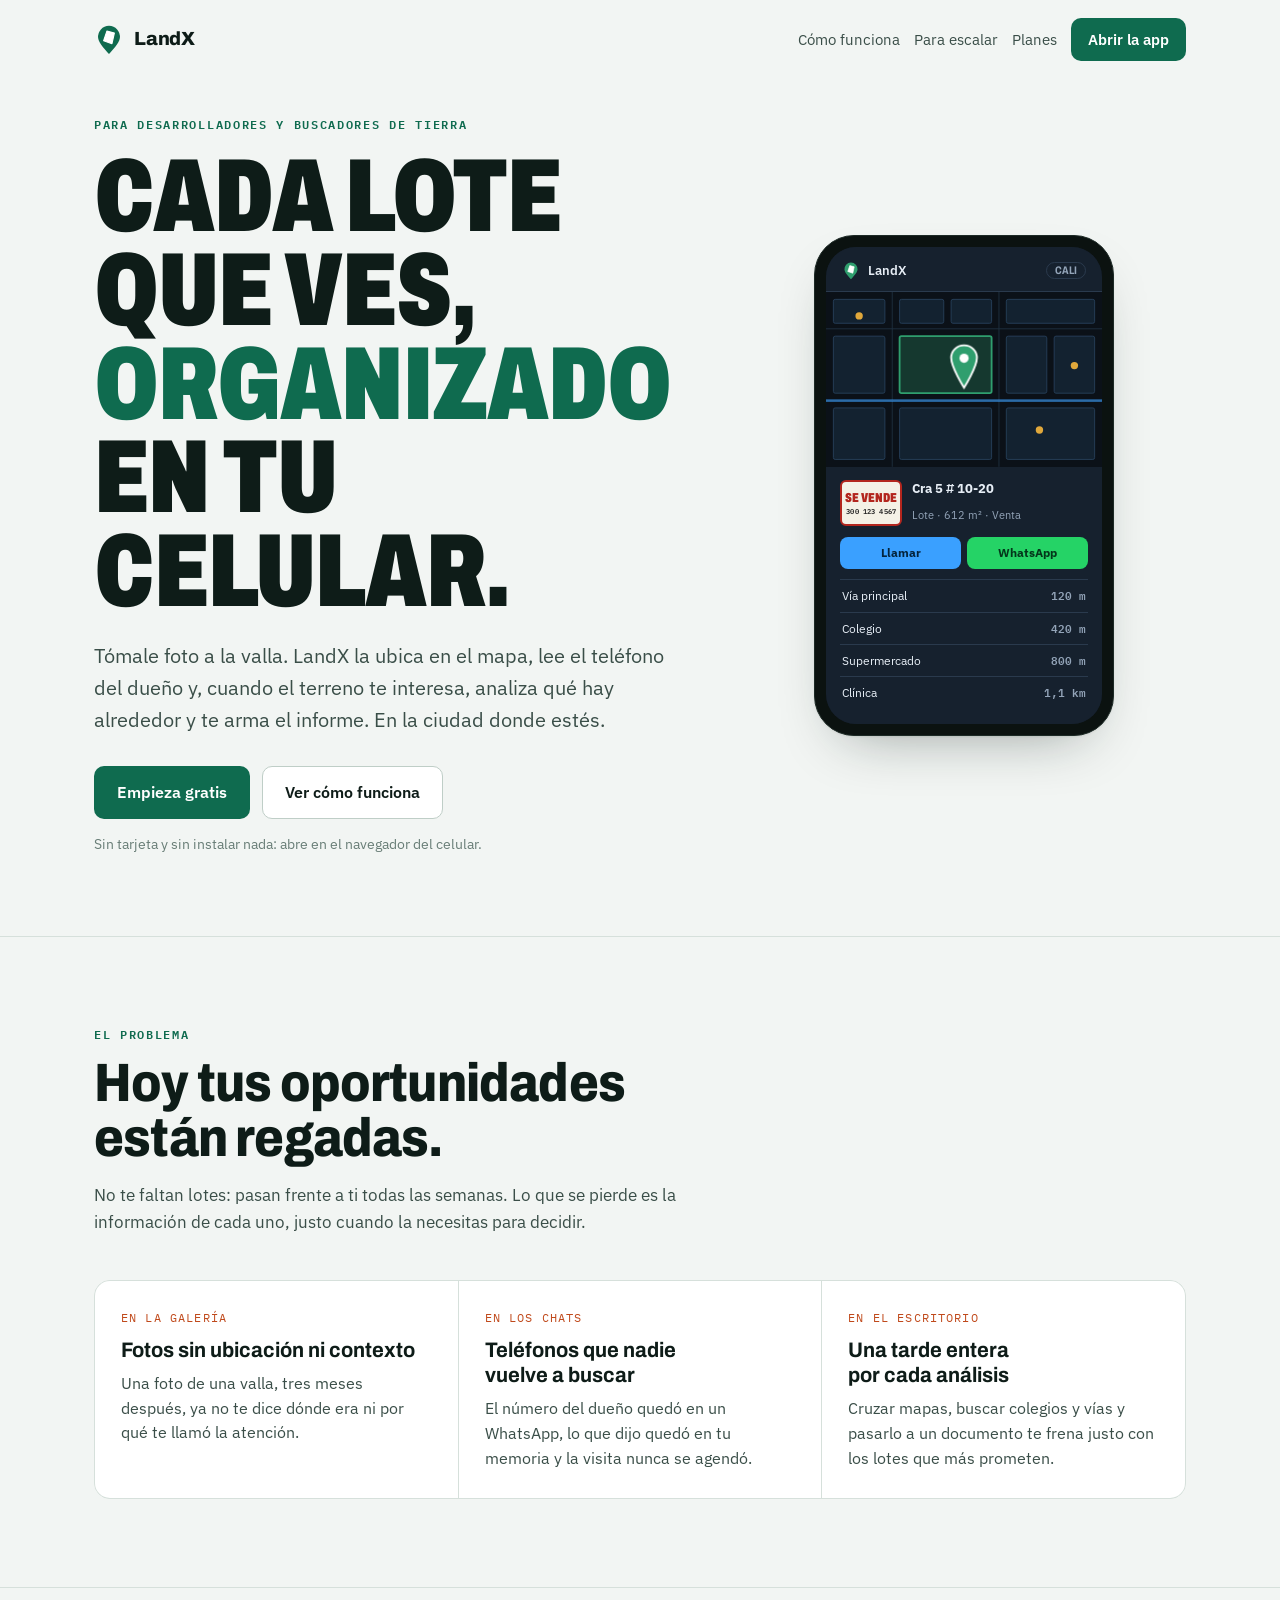
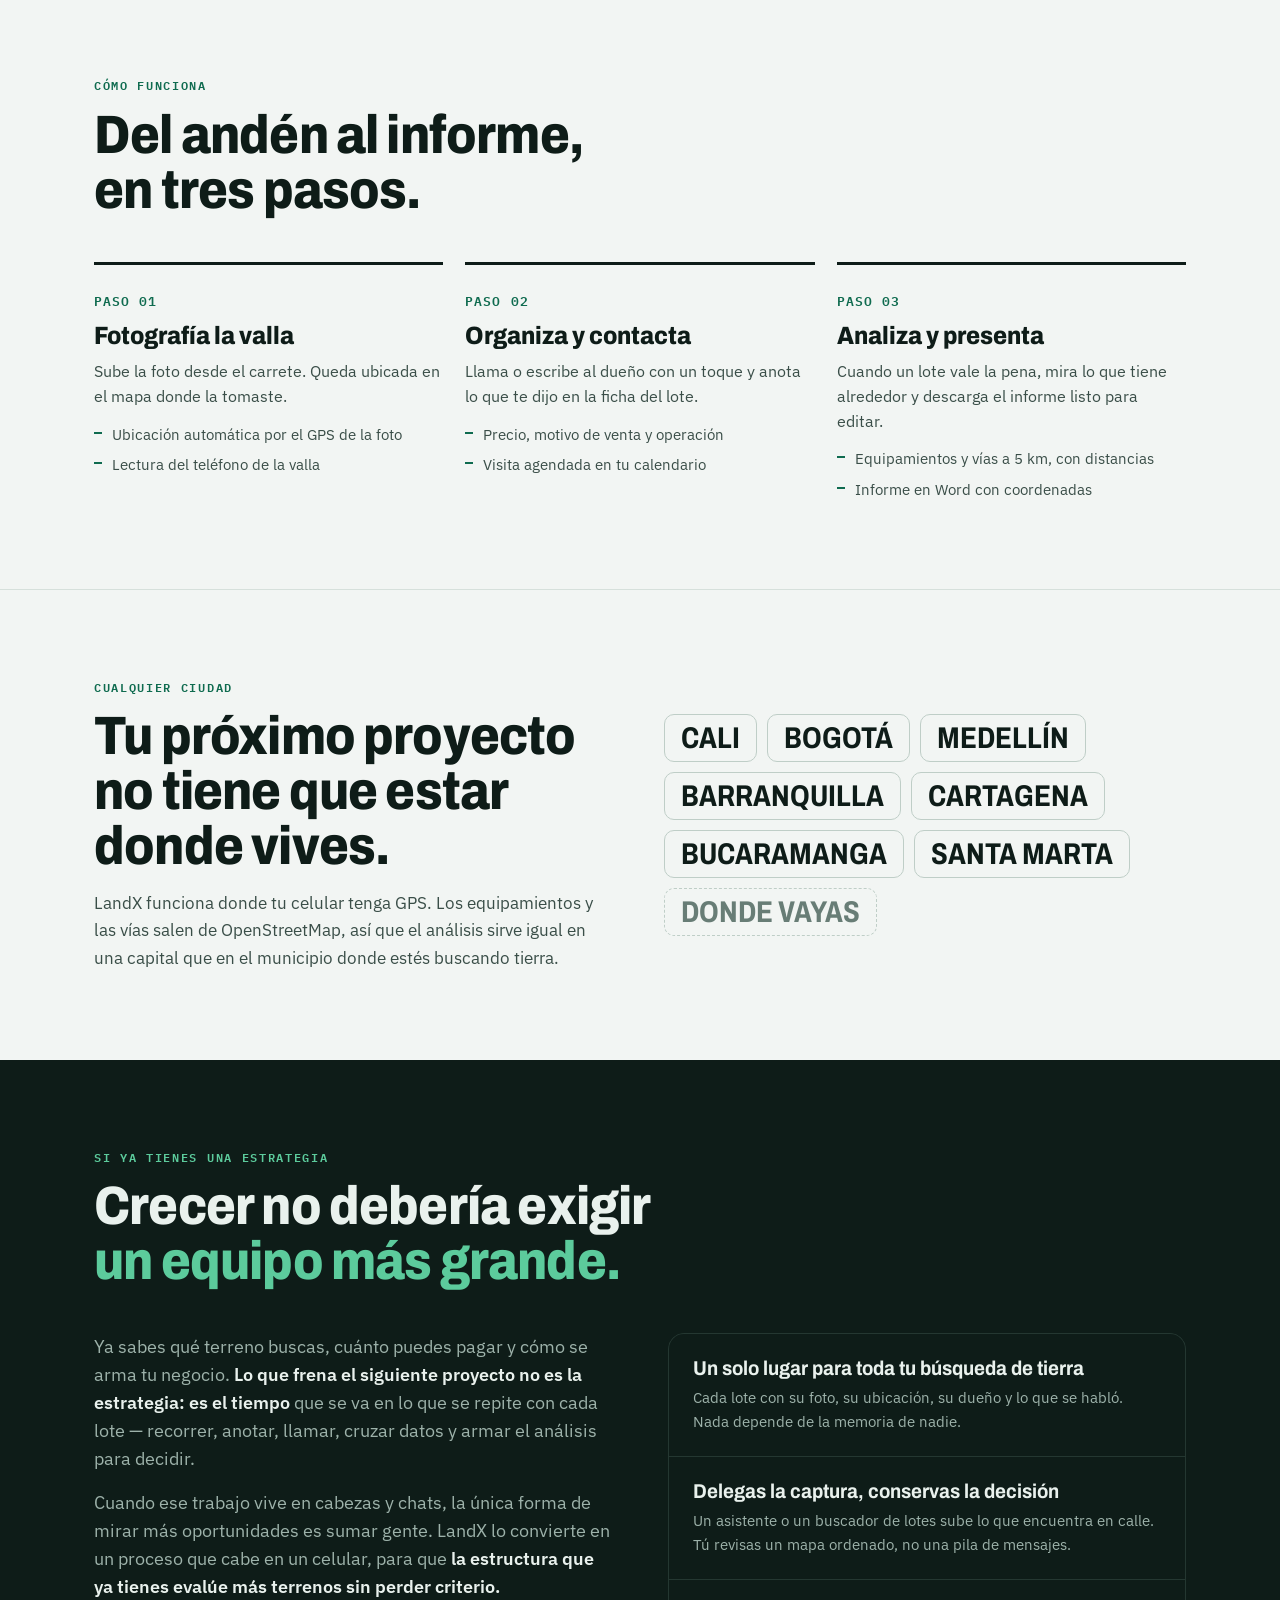
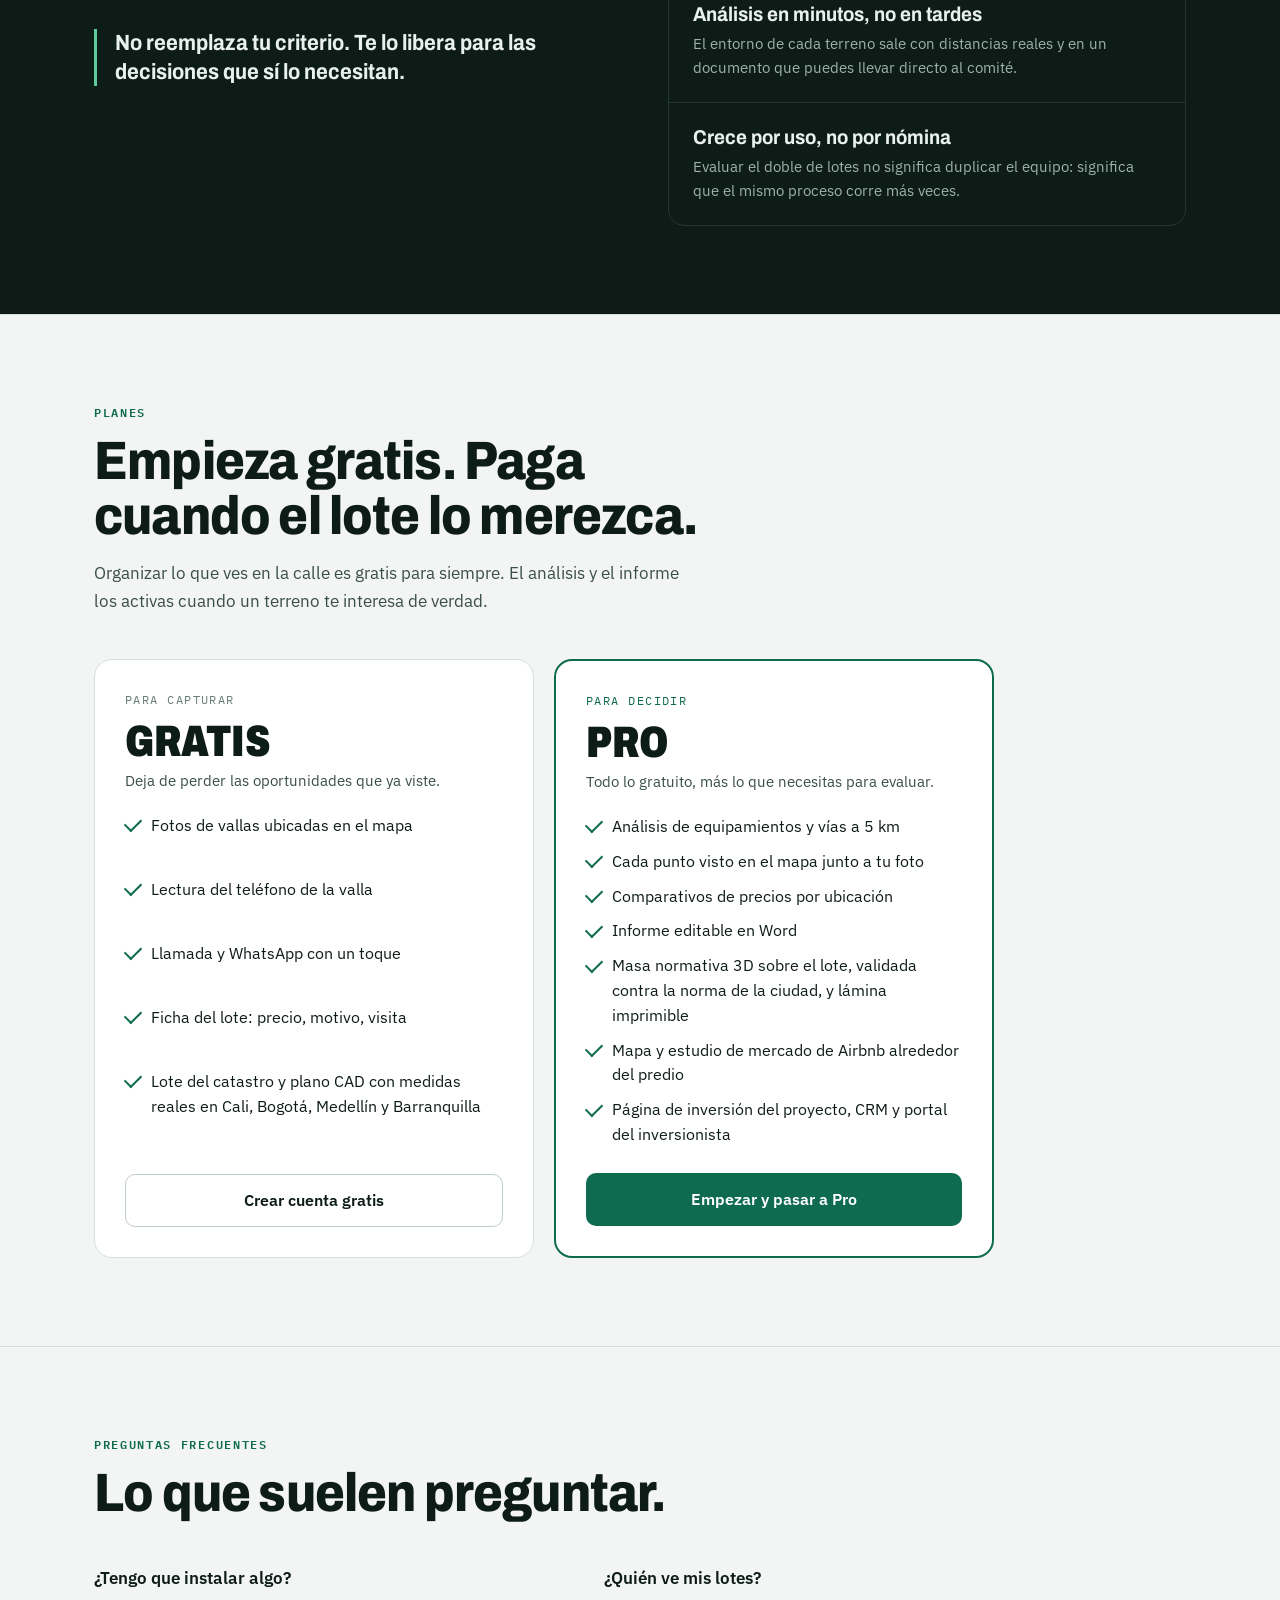
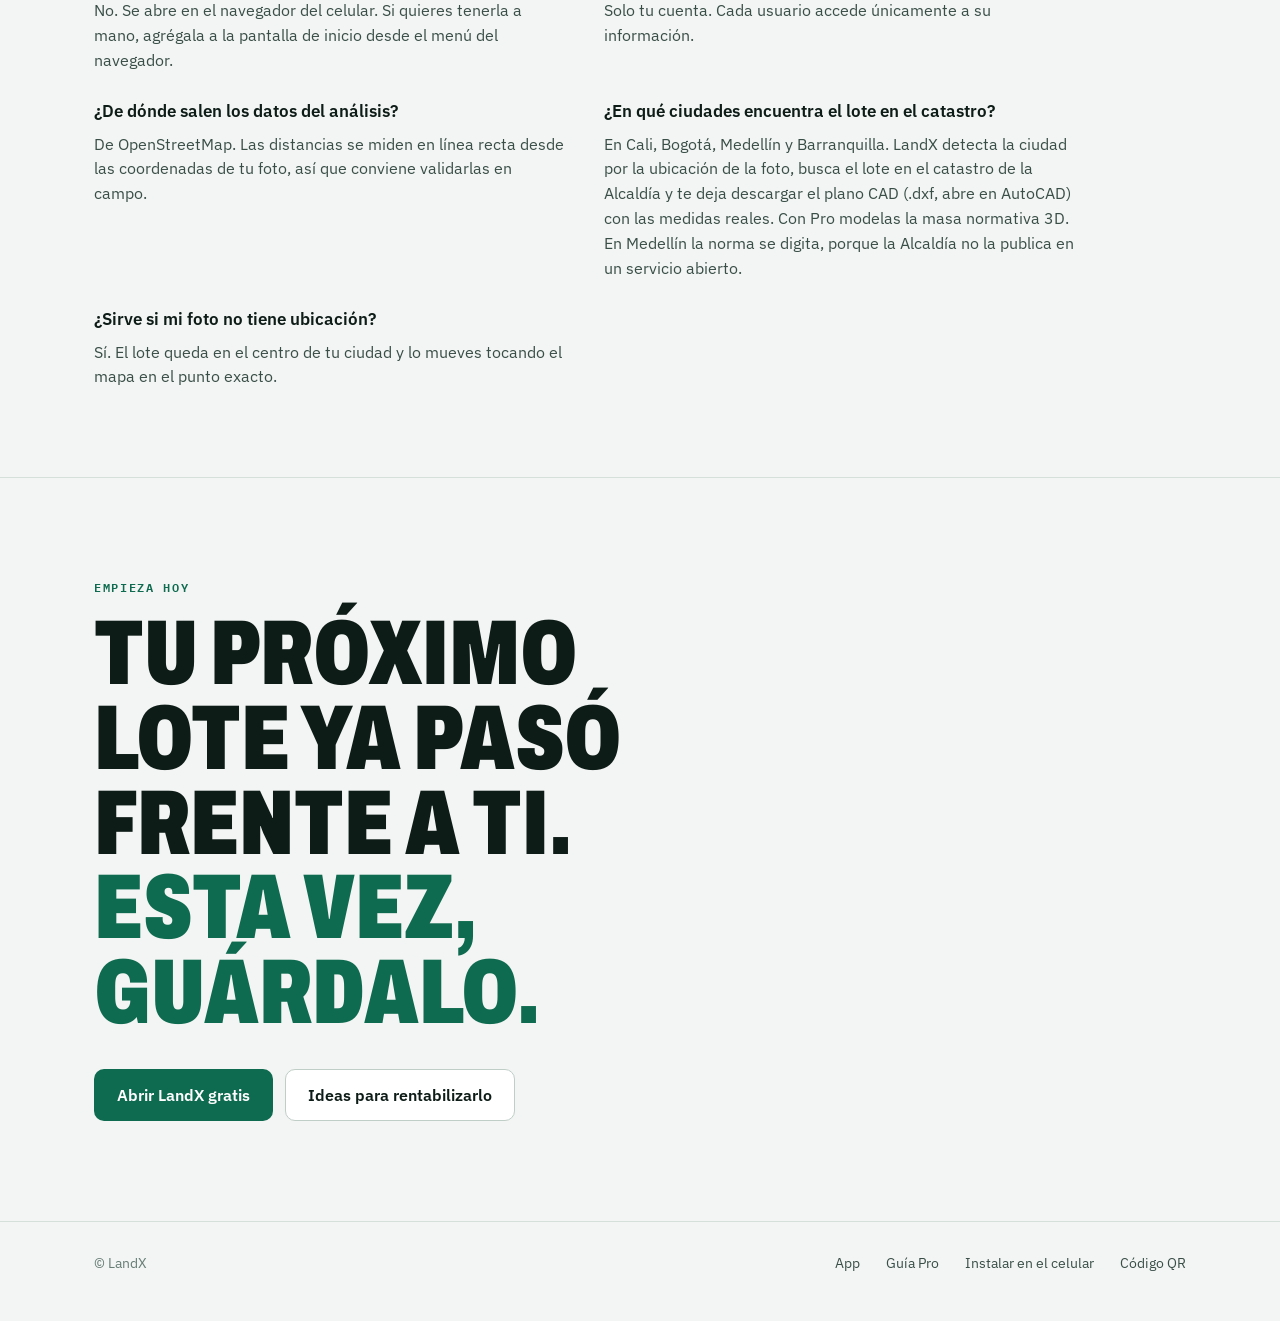
<file: index.html>
<!DOCTYPE html>
<html lang="es">
<head>
<meta charset="UTF-8">
<meta name="viewport" content="width=device-width, initial-scale=1">
<title>LandX para desarrolladores</title>
<link rel="icon" type="image/svg+xml" href="logo.svg">
<link rel="apple-touch-icon" href="logo-180.png">
<meta name="apple-mobile-web-app-title" content="LandX">
<meta name="description" content="Organiza en tu celular cada lote que ves y analiza su entorno en minutos, en cualquier ciudad.">
<link rel="preconnect" href="https://fonts.googleapis.com">
<link rel="preconnect" href="https://fonts.gstatic.com" crossorigin>
<link rel="stylesheet" href="https://fonts.googleapis.com/css2?family=Archivo:wdth,wght@62..125,500..900&family=IBM+Plex+Mono:wght@500;600&family=IBM+Plex+Sans:wght@400;500;600&display=swap">
<style>
:root{
  --paper:#F2F5F3; --surface:#FFFFFF; --surface-2:#E8EFEB;
  --ink:#0E1C18; --ink-2:#3A4E48; --muted:#687D76;
  --line:#D6E0DB; --line-strong:#BFCEC7;
  --green:#0F6B4F; --green-ink:#0B4E3A; --green-soft:#DFEDE6;
  --signal:#C0491B; --signal-soft:#F8E6DD;
  --band:#0E1C18; --band-ink:#E9F1ED; --band-muted:#9DB2AA; --band-line:#243731; --band-accent:#5CCB9C;
  --shadow:0 1px 2px rgba(14,28,24,.06),0 24px 60px -30px rgba(14,28,24,.45);
  --f-display:'Archivo','Arial Narrow','Helvetica Neue',Arial,sans-serif;
  --f-body:'IBM Plex Sans','Segoe UI',system-ui,sans-serif;
  --f-mono:'IBM Plex Mono',Consolas,monospace;
}
@media (prefers-color-scheme:dark){
  :root:not([data-theme="light"]){
    --paper:#0A1311; --surface:#101C19; --surface-2:#15231F;
    --ink:#E9F1ED; --ink-2:#B1C4BD; --muted:#8AA098;
    --line:#21322C; --line-strong:#2D423B;
    --green:#56C497; --green-ink:#8FDDB8; --green-soft:#12302A;
    --signal:#F08A55; --signal-soft:#33211A;
    --band:#E6EFEA; --band-ink:#0E1C18; --band-muted:#4E635C; --band-line:#C7D6CF; --band-accent:#0F6B4F;
    --shadow:0 1px 2px rgba(0,0,0,.4),0 24px 60px -30px rgba(0,0,0,.9);
  }
}
:root[data-theme="dark"]{
  --paper:#0A1311; --surface:#101C19; --surface-2:#15231F;
  --ink:#E9F1ED; --ink-2:#B1C4BD; --muted:#8AA098;
  --line:#21322C; --line-strong:#2D423B;
  --green:#56C497; --green-ink:#8FDDB8; --green-soft:#12302A;
  --signal:#F08A55; --signal-soft:#33211A;
  --band:#E6EFEA; --band-ink:#0E1C18; --band-muted:#4E635C; --band-line:#C7D6CF; --band-accent:#0F6B4F;
  --shadow:0 1px 2px rgba(0,0,0,.4),0 24px 60px -30px rgba(0,0,0,.9);
}
*{box-sizing:border-box}
html{scroll-behavior:smooth}
body{margin:0;background:var(--paper);color:var(--ink);font-family:var(--f-body);font-size:17px;line-height:1.6;-webkit-font-smoothing:antialiased}
.wrap{max-width:1140px;margin:0 auto;padding:0 24px}
h1,h2,h3{font-family:var(--f-display);margin:0;text-wrap:balance;color:inherit}
p{margin:0}
a{color:inherit}
:focus-visible{outline:2px solid var(--green);outline-offset:3px;border-radius:4px}

/* ---------- nav ---------- */
.nav{display:flex;align-items:center;gap:14px;padding:18px 0}
.brand{display:flex;align-items:center;gap:10px;text-decoration:none;font-family:var(--f-display);font-weight:800;font-size:19px;letter-spacing:-.01em}
.brand svg{width:30px;height:30px;color:var(--green)}
.nav .sp{flex:1}
.nav a.link{font-size:15px;color:var(--ink-2);text-decoration:none}
.nav a.link:hover{color:var(--ink)}
.btn{display:inline-flex;align-items:center;justify-content:center;gap:8px;font-family:var(--f-body);font-weight:600;font-size:15.5px;
  padding:13px 22px;border-radius:10px;text-decoration:none;border:1px solid var(--line-strong);background:var(--surface);color:var(--ink);
  transition:transform .15s,border-color .15s,filter .15s}
.btn:hover{border-color:var(--green)}
.btn.primary{background:var(--green);color:#fff;border-color:transparent}
.btn.primary:hover{filter:brightness(1.08);transform:translateY(-1px)}
.btn.sm{padding:9px 16px;font-size:14.5px}

/* ---------- hero ---------- */
.hero{display:grid;grid-template-columns:1.15fr .85fr;gap:48px;align-items:center;padding:36px 0 80px}
.eyebrow{font-family:var(--f-mono);font-size:12px;font-weight:600;letter-spacing:.14em;text-transform:uppercase;color:var(--green)}
.hero h1{font-weight:900;font-stretch:72%;font-size:clamp(48px,8.4vw,104px);line-height:.9;letter-spacing:-.01em;margin:16px 0 22px;text-transform:uppercase}
.hero h1 em{font-style:normal;color:var(--green)}
.hero .lede{font-size:clamp(17px,2vw,20px);color:var(--ink-2);max-width:52ch}
.hero .cta{display:flex;flex-wrap:wrap;gap:12px;margin-top:30px}
.hero .fine{font-size:14px;color:var(--muted);margin-top:14px}

/* phone mockup: depicts the app itself, so it keeps the app's own dark UI in both themes */
.stage{display:flex;justify-content:center}
.phone{width:300px;border-radius:40px;padding:11px;background:#0B1210;box-shadow:var(--shadow);border:1px solid #1d2a26}
.screen{border-radius:30px;overflow:hidden;background:#0f1720;color:#e7eef6;font-family:var(--f-body)}
.sbar{display:flex;align-items:center;gap:8px;padding:14px 16px 10px;font-size:13px;font-weight:600;background:#16212e;border-bottom:1px solid #2a3a4d}
.sbar .dot{width:18px;height:18px;display:block}
.sbar .city{margin-left:auto;font-size:11px;color:#93a4b8;border:1px solid #2a3a4d;border-radius:20px;padding:2px 8px}
.map{display:block;width:100%;height:auto;background:#0b1118}
.pin{animation:drop .7s cubic-bezier(.2,.9,.3,1.3) .3s both}
@keyframes drop{from{transform:translateY(-40px);opacity:0}to{transform:none;opacity:1}}
.sheet{padding:12px 14px 16px;background:#16212e}
.valla{display:flex;gap:10px;align-items:center;margin-bottom:10px}
.sign{width:62px;height:46px;border-radius:6px;background:#f4f1e6;color:#b3261e;display:flex;flex-direction:column;align-items:center;justify-content:center;
  font-family:var(--f-display);font-weight:900;font-stretch:70%;font-size:13px;line-height:1;text-transform:uppercase;border:2px solid #b3261e}
.sign small{font-family:var(--f-mono);font-size:7px;color:#222;font-weight:600;margin-top:3px;letter-spacing:.02em}
.valla .meta b{display:block;font-size:13px}
.valla .meta span{font-size:11px;color:#93a4b8}
.calls{display:flex;gap:6px;margin-bottom:10px}
.calls span{flex:1;text-align:center;font-size:11.5px;font-weight:700;padding:7px 0;border-radius:8px}
.calls .c1{background:#3aa0ff;color:#04243d}
.calls .c2{background:#25d366;color:#04361b}
.row{display:flex;justify-content:space-between;font-size:12px;padding:6px 2px;border-top:1px solid #2a3a4d;opacity:0;animation:fade .4s ease forwards}
.row:nth-child(1){animation-delay:.9s}
.row:nth-child(2){animation-delay:1.05s}
.row:nth-child(3){animation-delay:1.2s}
.row:nth-child(4){animation-delay:1.35s}
.row b{color:#93a4b8;font-weight:600;font-family:var(--f-mono);font-size:11px}
@keyframes fade{to{opacity:1}}

/* ---------- sections ---------- */
section{padding:88px 0;border-top:1px solid var(--line)}
.shead{max-width:720px;margin-bottom:44px}
.shead h2{font-weight:800;font-stretch:88%;font-size:clamp(32px,4.6vw,54px);line-height:1.02;letter-spacing:-.015em;margin-top:12px}
.shead p{color:var(--ink-2);margin-top:16px;max-width:60ch}

.pains{display:grid;grid-template-columns:repeat(3,1fr);gap:1px;background:var(--line);border:1px solid var(--line);border-radius:16px;overflow:hidden}
.pain{background:var(--surface);padding:28px 26px}
.pain .k{font-family:var(--f-mono);font-size:11.5px;letter-spacing:.1em;text-transform:uppercase;color:var(--signal)}
.pain h3{font-weight:700;font-stretch:95%;font-size:21px;line-height:1.2;margin:10px 0 8px}
.pain p{color:var(--ink-2);font-size:15.5px}

.steps{display:grid;grid-template-columns:repeat(3,1fr);gap:22px}
.step{padding-top:26px;border-top:3px solid var(--ink)}
.step .n{font-family:var(--f-mono);font-weight:600;font-size:13px;color:var(--green);letter-spacing:.08em}
.step h3{font-weight:800;font-stretch:90%;font-size:25px;line-height:1.1;margin:10px 0 10px}
.step p{color:var(--ink-2);font-size:15.5px}
.step ul{margin:14px 0 0;padding:0;list-style:none;display:grid;gap:7px}
.step li{font-size:14.5px;color:var(--ink-2);padding-left:18px;position:relative}
.step li::before{content:"";position:absolute;left:0;top:.62em;width:8px;height:2px;background:var(--green)}

.anywhere{display:grid;grid-template-columns:1fr 1fr;gap:48px;align-items:center}
.cities{display:flex;flex-wrap:wrap;gap:10px}
.city{font-family:var(--f-display);font-weight:700;font-stretch:80%;font-size:clamp(20px,2.6vw,30px);text-transform:uppercase;
  padding:8px 16px;border:1.5px solid var(--line-strong);border-radius:10px;line-height:1;color:var(--ink)}
.city.more{border-style:dashed;color:var(--muted)}

/* scaling band: inverted ground */
section.band{background:var(--band);color:var(--band-ink);border-top:0}
.band .eyebrow{color:var(--band-accent)}
.band h2 em{font-style:normal;color:var(--band-accent)}
.scale{display:grid;grid-template-columns:1fr 1fr;gap:56px;align-items:start}
.scale .body p{color:var(--band-muted);font-size:17.5px}
.scale .body p+p{margin-top:16px}
.scale .body strong{color:var(--band-ink);font-weight:600}
.levers{display:grid;gap:1px;background:var(--band-line);border:1px solid var(--band-line);border-radius:16px;overflow:hidden}
.lever{background:var(--band);padding:22px 24px}
.lever h3{font-weight:700;font-stretch:92%;font-size:20px;line-height:1.2;margin-bottom:6px;color:var(--band-ink)}
.lever p{color:var(--band-muted);font-size:15px}
.scale .body p.quote{margin-top:28px;padding-left:18px;border-left:3px solid var(--band-accent);font-family:var(--f-display);font-weight:700;font-stretch:90%;font-size:22px;line-height:1.3;color:var(--band-ink)}

.plans{display:grid;grid-template-columns:1fr 1fr;gap:20px;max-width:900px}
.plan{background:var(--surface);border:1px solid var(--line);border-radius:18px;padding:30px;display:flex;flex-direction:column}
.plan.pro{border:2px solid var(--green)}
.plan .tag{font-family:var(--f-mono);font-size:12px;letter-spacing:.12em;text-transform:uppercase;color:var(--muted)}
.plan.pro .tag{color:var(--green)}
.plan h3{font-weight:900;font-stretch:78%;font-size:44px;line-height:1;text-transform:uppercase;margin:10px 0 6px}
.plan .for{color:var(--ink-2);font-size:15px;margin-bottom:20px}
.plan ul{list-style:none;margin:0 0 26px;padding:0;display:grid;gap:10px;flex:1}
.plan li{font-size:15.5px;padding-left:26px;position:relative}
.plan li::before{content:"";position:absolute;left:0;top:.35em;width:14px;height:8px;border-left:2px solid var(--green);border-bottom:2px solid var(--green);transform:rotate(-45deg)}

.faq{display:grid;grid-template-columns:1fr 1fr;gap:26px 40px;max-width:980px}
.faq h3{font-family:var(--f-body);font-weight:600;font-size:17px;margin-bottom:6px}
.faq p{color:var(--ink-2);font-size:15.5px}

section.final{padding:100px 0}
.final h2{font-weight:900;font-stretch:72%;font-size:clamp(44px,7.4vw,92px);line-height:.92;text-transform:uppercase;max-width:14ch;margin-top:14px}
.final h2 em{font-style:normal;color:var(--green)}
.final .cta{margin-top:34px;display:flex;gap:12px;flex-wrap:wrap}

footer{border-top:1px solid var(--line);padding:30px 0 46px;color:var(--muted);font-size:14px}
footer .wrap{display:flex;flex-wrap:wrap;gap:14px 26px;align-items:center}
footer a{color:var(--ink-2);text-decoration:none}
footer a:hover{color:var(--ink)}
footer .sp{flex:1}

@media (max-width:900px){
  .hero,.anywhere,.scale{grid-template-columns:1fr}
  .hero{padding-bottom:56px;gap:40px}
  .pains,.steps{grid-template-columns:1fr}
  .plans,.faq{grid-template-columns:1fr}
  section{padding:64px 0}
}
@media (max-width:520px){
  .nav a.link{display:none}
  .phone{width:272px}
}
@media (prefers-reduced-motion:reduce){
  *{animation:none!important;transition:none!important;scroll-behavior:auto!important}
  .row{opacity:1}
}
</style>
</head>
<body>

<div class="wrap">
  <nav class="nav" aria-label="Principal">
    <a class="brand" href="#top" aria-label="LandX, inicio">
      <svg viewBox="460 139 488 488" aria-hidden="true">
        <path d="M704 610C660 560 540 440 527 350A178 178 0 1 1 881 350C868 440 748 560 704 610Z" fill="currentColor"/>
        <polygon points="671,237 791,271 752,443 617,396" fill="#fff" stroke="#fff" stroke-width="18" stroke-linejoin="round"/>
      </svg>
      LandX
    </a>
    <span class="sp"></span>
    <a class="link" href="#como">Cómo funciona</a>
    <a class="link" href="#escalar">Para escalar</a>
    <a class="link" href="#planes">Planes</a>
    <a class="btn sm primary" href="./app/">Abrir la app</a>
  </nav>

  <header class="hero" id="top">
    <div>
      <div class="eyebrow">Para desarrolladores y buscadores de tierra</div>
      <h1>Cada lote que ves, <em>organizado</em> en tu celular.</h1>
      <p class="lede">Tómale foto a la valla. LandX la ubica en el mapa, lee el teléfono del dueño y, cuando el terreno te interesa, analiza qué hay alrededor y te arma el informe. En la ciudad donde estés.</p>
      <div class="cta">
        <a class="btn primary" href="./app/">Empieza gratis</a>
        <a class="btn" href="#como">Ver cómo funciona</a>
      </div>
      <p class="fine">Sin tarjeta y sin instalar nada: abre en el navegador del celular.</p>
    </div>

    <div class="stage" aria-hidden="true">
      <div class="phone">
        <div class="screen">
          <div class="sbar"><img class="dot" src="logo-sobre-oscuro.svg" alt="">LandX<span class="city">Cali</span></div>
          <svg class="map" viewBox="0 0 300 190">
            <g fill="none" stroke="#1f3140" stroke-width="1">
              <path d="M0 40h300M0 118h300M72 0v190M188 0v190"/>
            </g>
            <g fill="#132230" stroke="#27405a" stroke-width="1">
              <rect x="8" y="8" width="56" height="26" rx="2"/><rect x="80" y="8" width="48" height="26" rx="2"/>
              <rect x="136" y="8" width="44" height="26" rx="2"/><rect x="196" y="8" width="96" height="26" rx="2"/>
              <rect x="8" y="48" width="56" height="62" rx="2"/><rect x="196" y="48" width="44" height="62" rx="2"/>
              <rect x="248" y="48" width="44" height="62" rx="2"/><rect x="8" y="126" width="56" height="56" rx="2"/>
              <rect x="80" y="126" width="100" height="56" rx="2"/><rect x="196" y="126" width="96" height="56" rx="2"/>
            </g>
            <rect x="80" y="48" width="100" height="62" rx="2" fill="rgba(47,158,110,.28)" stroke="#2f9e6e" stroke-width="2"/>
            <path d="M0 118h300" stroke="#3aa0ff" stroke-width="3" opacity=".55"/>
            <g fill="#e0a83b"><circle cx="232" cy="150" r="4"/><circle cx="36" cy="26" r="4"/><circle cx="270" cy="80" r="4"/></g>
            <g class="pin">
              <path d="M150 58c-8 0-14 6-14 13.5C136 82 150 104 150 104s14-22 14-32.5C164 64 158 58 150 58z" fill="#2f9e6e" stroke="#fff" stroke-width="2"/>
              <circle cx="150" cy="72" r="5" fill="#fff"/>
            </g>
          </svg>
          <div class="sheet">
            <div class="valla">
              <div class="sign">Se vende<small>300 123 4567</small></div>
              <div class="meta"><b>Cra 5 # 10-20</b><span>Lote · 612 m² · Venta</span></div>
            </div>
            <div class="calls"><span class="c1">Llamar</span><span class="c2">WhatsApp</span></div>
            <div>
              <div class="row"><span>Vía principal</span><b>120 m</b></div>
              <div class="row"><span>Colegio</span><b>420 m</b></div>
              <div class="row"><span>Supermercado</span><b>800 m</b></div>
              <div class="row"><span>Clínica</span><b>1,1 km</b></div>
            </div>
          </div>
        </div>
      </div>
    </div>
  </header>
</div>

<main>

<section>
  <div class="wrap">
    <div class="shead">
      <div class="eyebrow">El problema</div>
      <h2>Hoy tus oportunidades están regadas.</h2>
      <p>No te faltan lotes: pasan frente a ti todas las semanas. Lo que se pierde es la información de cada uno, justo cuando la necesitas para decidir.</p>
    </div>
    <div class="pains">
      <div class="pain">
        <div class="k">En la galería</div>
        <h3>Fotos sin ubicación ni contexto</h3>
        <p>Una foto de una valla, tres meses después, ya no te dice dónde era ni por qué te llamó la atención.</p>
      </div>
      <div class="pain">
        <div class="k">En los chats</div>
        <h3>Teléfonos que nadie vuelve a buscar</h3>
        <p>El número del dueño quedó en un WhatsApp, lo que dijo quedó en tu memoria y la visita nunca se agendó.</p>
      </div>
      <div class="pain">
        <div class="k">En el escritorio</div>
        <h3>Una tarde entera por cada análisis</h3>
        <p>Cruzar mapas, buscar colegios y vías y pasarlo a un documento te frena justo con los lotes que más prometen.</p>
      </div>
    </div>
  </div>
</section>

<section id="como">
  <div class="wrap">
    <div class="shead">
      <div class="eyebrow">Cómo funciona</div>
      <h2>Del andén al informe, en tres pasos.</h2>
    </div>
    <div class="steps">
      <div class="step">
        <div class="n">PASO 01</div>
        <h3>Fotografía la valla</h3>
        <p>Sube la foto desde el carrete. Queda ubicada en el mapa donde la tomaste.</p>
        <ul>
          <li>Ubicación automática por el GPS de la foto</li>
          <li>Lectura del teléfono de la valla</li>
        </ul>
      </div>
      <div class="step">
        <div class="n">PASO 02</div>
        <h3>Organiza y contacta</h3>
        <p>Llama o escribe al dueño con un toque y anota lo que te dijo en la ficha del lote.</p>
        <ul>
          <li>Precio, motivo de venta y operación</li>
          <li>Visita agendada en tu calendario</li>
        </ul>
      </div>
      <div class="step">
        <div class="n">PASO 03</div>
        <h3>Analiza y presenta</h3>
        <p>Cuando un lote vale la pena, mira lo que tiene alrededor y descarga el informe listo para editar.</p>
        <ul>
          <li>Equipamientos y vías a 5 km, con distancias</li>
          <li>Informe en Word con coordenadas</li>
        </ul>
      </div>
    </div>
  </div>
</section>

<section>
  <div class="wrap anywhere">
    <div class="shead" style="margin-bottom:0">
      <div class="eyebrow">Cualquier ciudad</div>
      <h2>Tu próximo proyecto no tiene que estar donde vives.</h2>
      <p>LandX funciona donde tu celular tenga GPS. Los equipamientos y las vías salen de OpenStreetMap, así que el análisis sirve igual en una capital que en el municipio donde estés buscando tierra.</p>
    </div>
    <div class="cities" aria-label="Ciudades de ejemplo">
      <span class="city">Cali</span><span class="city">Bogotá</span><span class="city">Medellín</span>
      <span class="city">Barranquilla</span><span class="city">Cartagena</span><span class="city">Bucaramanga</span>
      <span class="city">Santa Marta</span><span class="city more">Donde vayas</span>
    </div>
  </div>
</section>

<section class="band" id="escalar">
  <div class="wrap">
    <div class="shead">
      <div class="eyebrow">Si ya tienes una estrategia</div>
      <h2>Crecer no debería exigir <em>un equipo más grande.</em></h2>
    </div>
    <div class="scale">
      <div class="body">
        <p>Ya sabes qué terreno buscas, cuánto puedes pagar y cómo se arma tu negocio. <strong>Lo que frena el siguiente proyecto no es la estrategia: es el tiempo</strong> que se va en lo que se repite con cada lote — recorrer, anotar, llamar, cruzar datos y armar el análisis para decidir.</p>
        <p>Cuando ese trabajo vive en cabezas y chats, la única forma de mirar más oportunidades es sumar gente. LandX lo convierte en un proceso que cabe en un celular, para que <strong>la estructura que ya tienes evalúe más terrenos sin perder criterio.</strong></p>
        <p class="quote">No reemplaza tu criterio. Te lo libera para las decisiones que sí lo necesitan.</p>
      </div>
      <div class="levers">
        <div class="lever">
          <h3>Un solo lugar para toda tu búsqueda de tierra</h3>
          <p>Cada lote con su foto, su ubicación, su dueño y lo que se habló. Nada depende de la memoria de nadie.</p>
        </div>
        <div class="lever">
          <h3>Delegas la captura, conservas la decisión</h3>
          <p>Un asistente o un buscador de lotes sube lo que encuentra en calle. Tú revisas un mapa ordenado, no una pila de mensajes.</p>
        </div>
        <div class="lever">
          <h3>Análisis en minutos, no en tardes</h3>
          <p>El entorno de cada terreno sale con distancias reales y en un documento que puedes llevar directo al comité.</p>
        </div>
        <div class="lever">
          <h3>Crece por uso, no por nómina</h3>
          <p>Evaluar el doble de lotes no significa duplicar el equipo: significa que el mismo proceso corre más veces.</p>
        </div>
      </div>
    </div>
  </div>
</section>

<section id="planes">
  <div class="wrap">
    <div class="shead">
      <div class="eyebrow">Planes</div>
      <h2>Empieza gratis. Paga cuando el lote lo merezca.</h2>
      <p>Organizar lo que ves en la calle es gratis para siempre. El análisis y el informe los activas cuando un terreno te interesa de verdad.</p>
    </div>
    <div class="plans">
      <div class="plan">
        <div class="tag">Para capturar</div>
        <h3>Gratis</h3>
        <p class="for">Deja de perder las oportunidades que ya viste.</p>
        <ul>
          <li>Fotos de vallas ubicadas en el mapa</li>
          <li>Lectura del teléfono de la valla</li>
          <li>Llamada y WhatsApp con un toque</li>
          <li>Ficha del lote: precio, motivo, visita</li>
          <li>Lote del catastro y plano CAD con medidas reales en Cali, Bogotá, Medellín y Barranquilla</li>
        </ul>
        <a class="btn" href="./app/">Crear cuenta gratis</a>
      </div>
      <div class="plan pro">
        <div class="tag">Para decidir</div>
        <h3>Pro</h3>
        <p class="for">Todo lo gratuito, más lo que necesitas para evaluar.</p>
        <ul>
          <li>Análisis de equipamientos y vías a 5 km</li>
          <li>Cada punto visto en el mapa junto a tu foto</li>
          <li>Comparativos de precios por ubicación</li>
          <li>Informe editable en Word</li>
          <li>Masa normativa 3D sobre el lote, validada contra la norma de la ciudad, y lámina imprimible</li>
          <li>Mapa y estudio de mercado de Airbnb alrededor del predio</li>
          <li>Página de inversión del proyecto, CRM y portal del inversionista</li>
        </ul>
        <a class="btn primary" href="./app/">Empezar y pasar a Pro</a>
      </div>
    </div>
  </div>
</section>

<section>
  <div class="wrap">
    <div class="shead"><div class="eyebrow">Preguntas frecuentes</div><h2>Lo que suelen preguntar.</h2></div>
    <div class="faq">
      <div><h3>¿Tengo que instalar algo?</h3><p>No. Se abre en el navegador del celular. Si quieres tenerla a mano, agrégala a la pantalla de inicio desde el menú del navegador.</p></div>
      <div><h3>¿Quién ve mis lotes?</h3><p>Solo tu cuenta. Cada usuario accede únicamente a su información.</p></div>
      <div><h3>¿De dónde salen los datos del análisis?</h3><p>De OpenStreetMap. Las distancias se miden en línea recta desde las coordenadas de tu foto, así que conviene validarlas en campo.</p></div>
      <div><h3>¿En qué ciudades encuentra el lote en el catastro?</h3><p>En Cali, Bogotá, Medellín y Barranquilla. LandX detecta la ciudad por la ubicación de la foto, busca el lote en el catastro de la Alcaldía y te deja descargar el plano CAD (.dxf, abre en AutoCAD) con las medidas reales. Con Pro modelas la masa normativa 3D. En Medellín la norma se digita, porque la Alcaldía no la publica en un servicio abierto.</p></div>
      <div><h3>¿Sirve si mi foto no tiene ubicación?</h3><p>Sí. El lote queda en el centro de tu ciudad y lo mueves tocando el mapa en el punto exacto.</p></div>
    </div>
  </div>
</section>

<section class="final">
  <div class="wrap">
    <div class="eyebrow">Empieza hoy</div>
    <h2>Tu próximo lote ya pasó frente a ti. <em>Esta vez, guárdalo.</em></h2>
    <div class="cta">
      <a class="btn primary" href="./app/">Abrir LandX gratis</a>
      <a class="btn" href="./bienvenido.html">Ideas para rentabilizarlo</a>
    </div>
  </div>
</section>

</main>

<footer>
  <div class="wrap">
    <span>© LandX</span>
    <span class="sp"></span>
    <a href="./app/">App</a>
    <a href="./bienvenido.html">Guía Pro</a>
    <a href="./instalar.html">Instalar en el celular</a>
    <a href="./qr.html">Código QR</a>
  </div>
</footer>

</body>
</html>
</file>
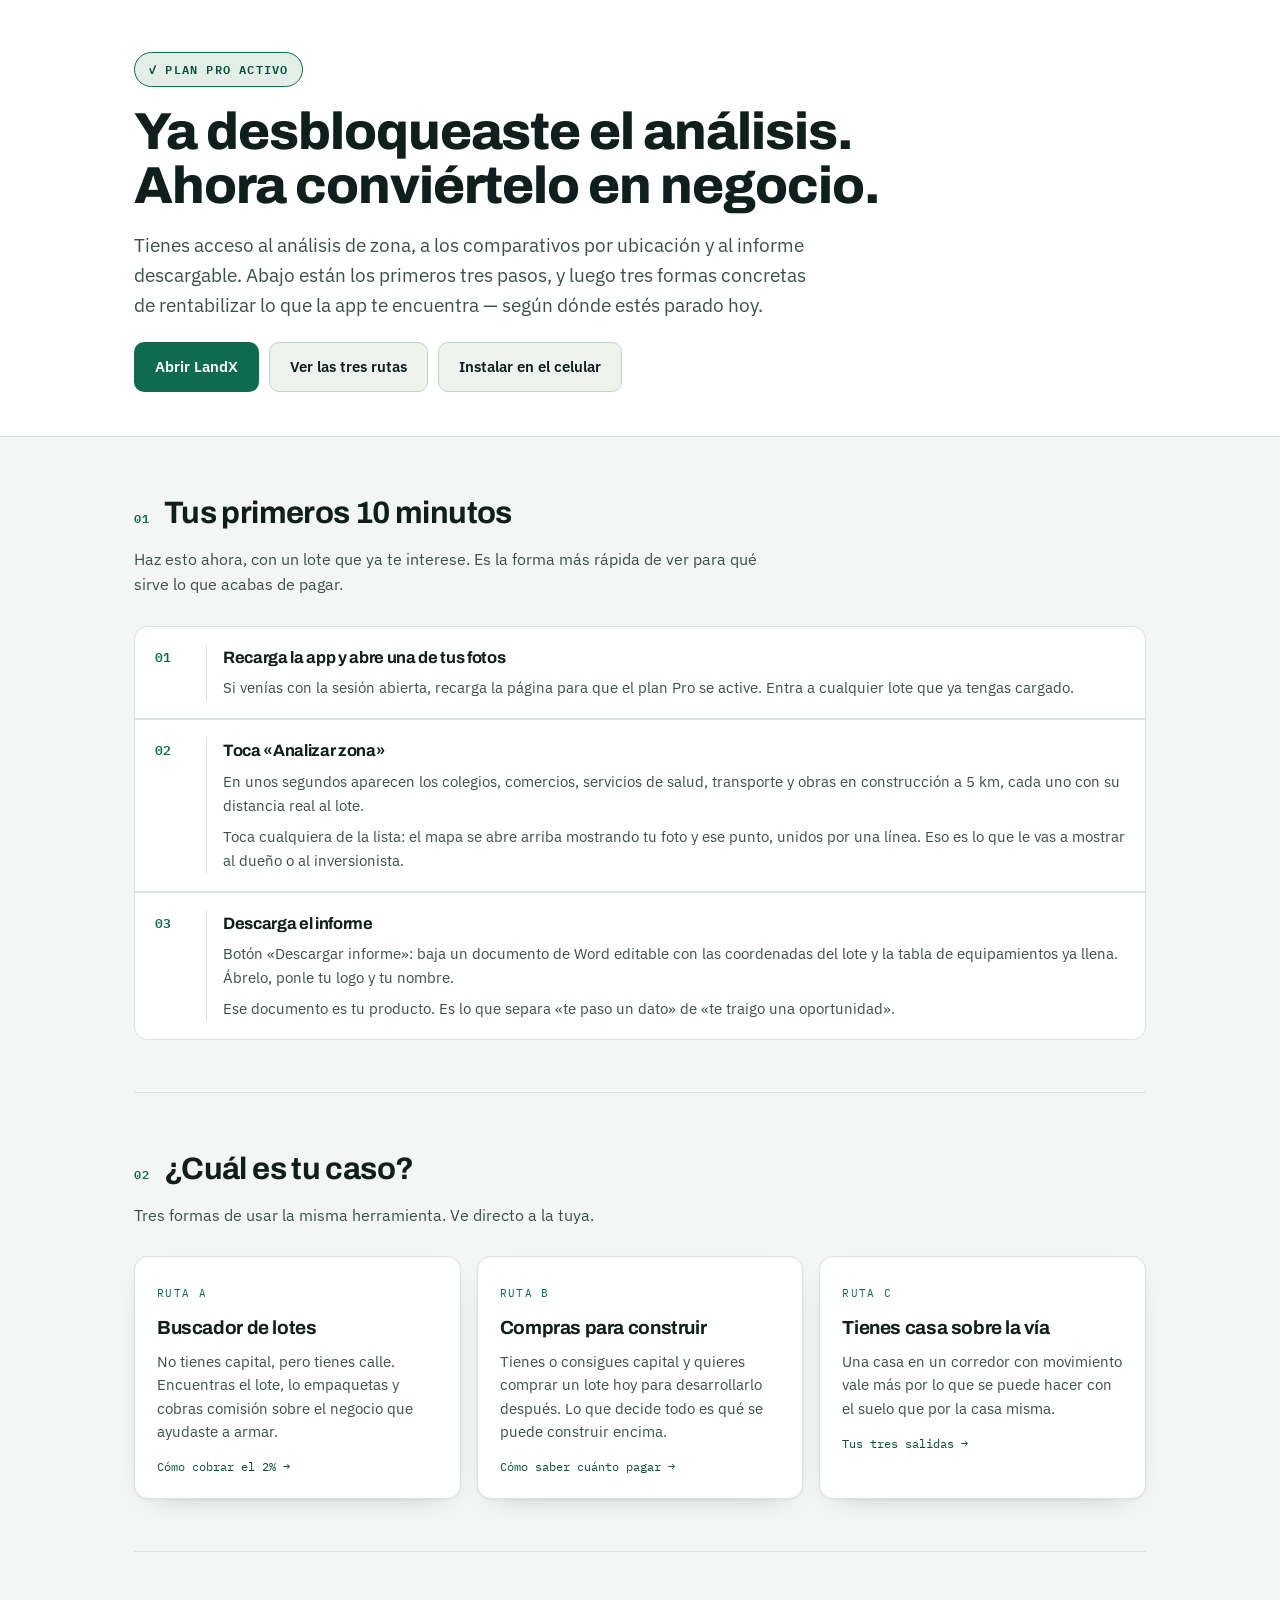
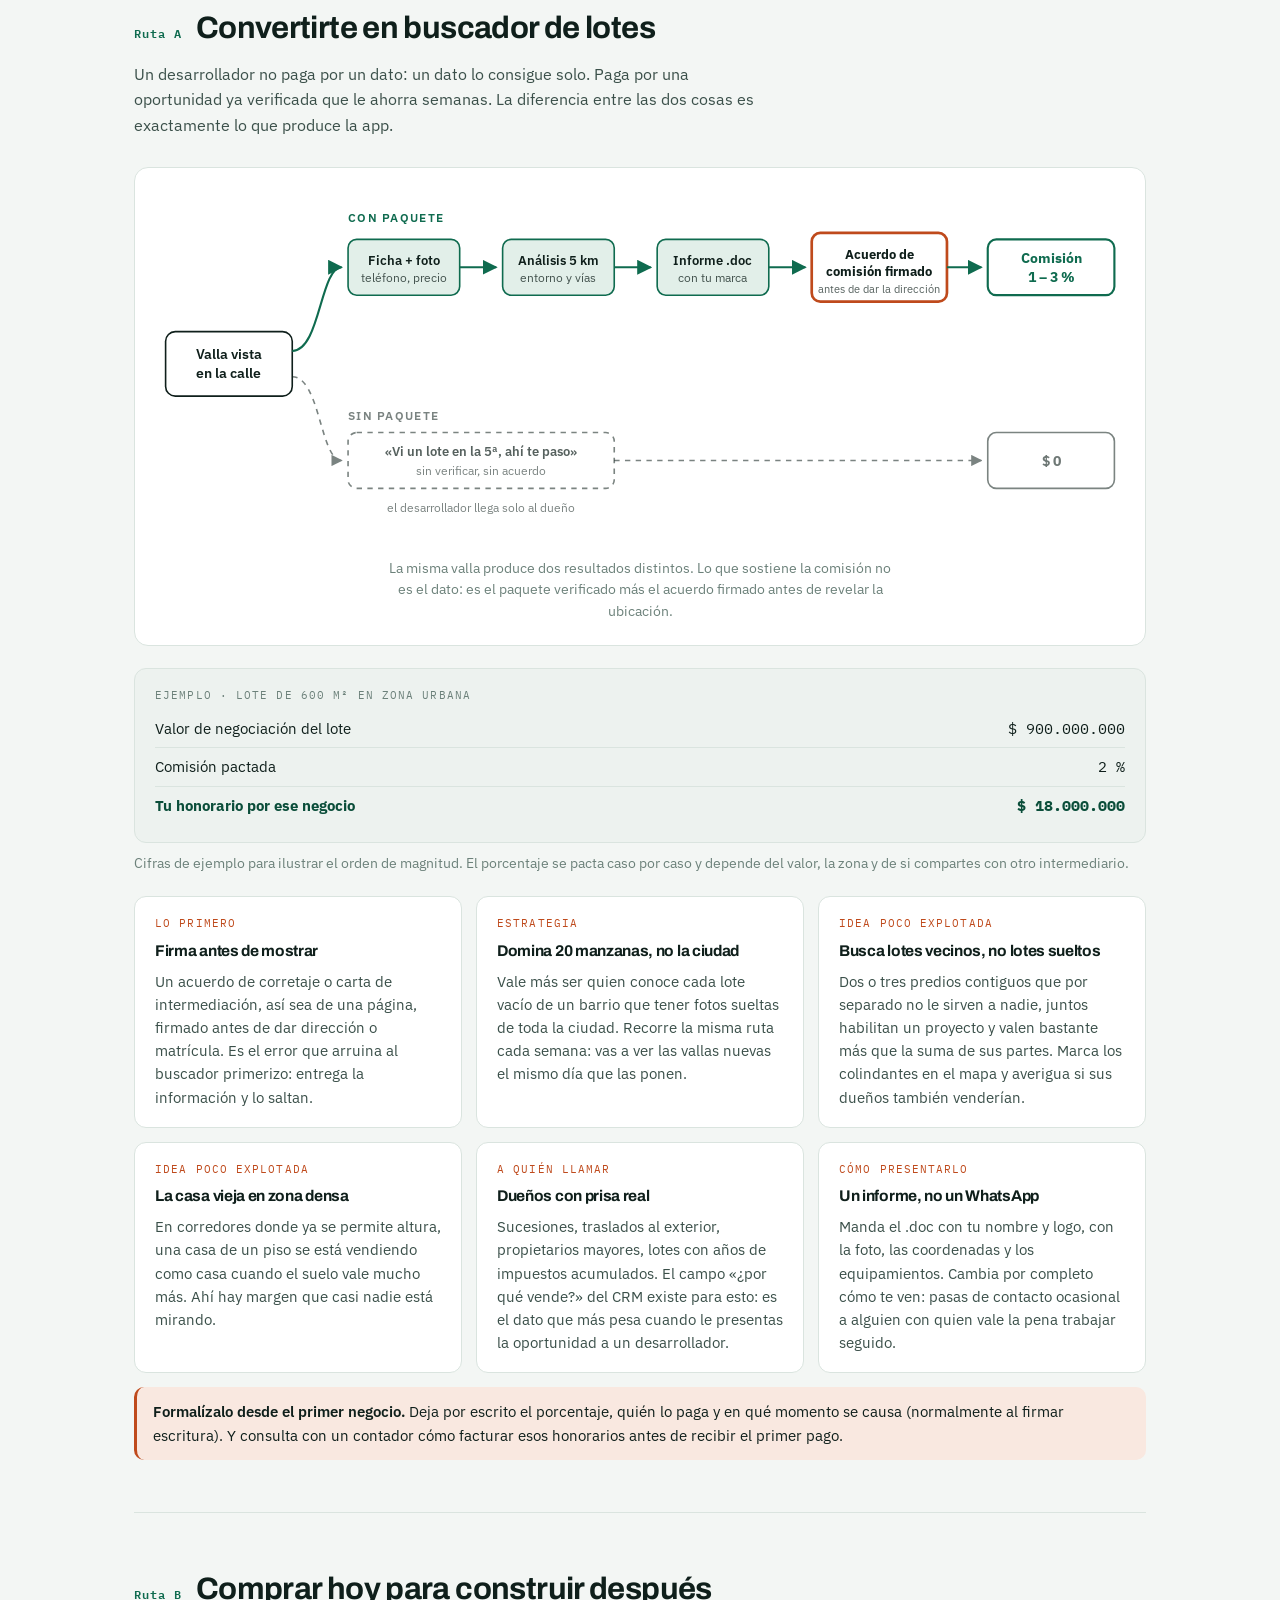
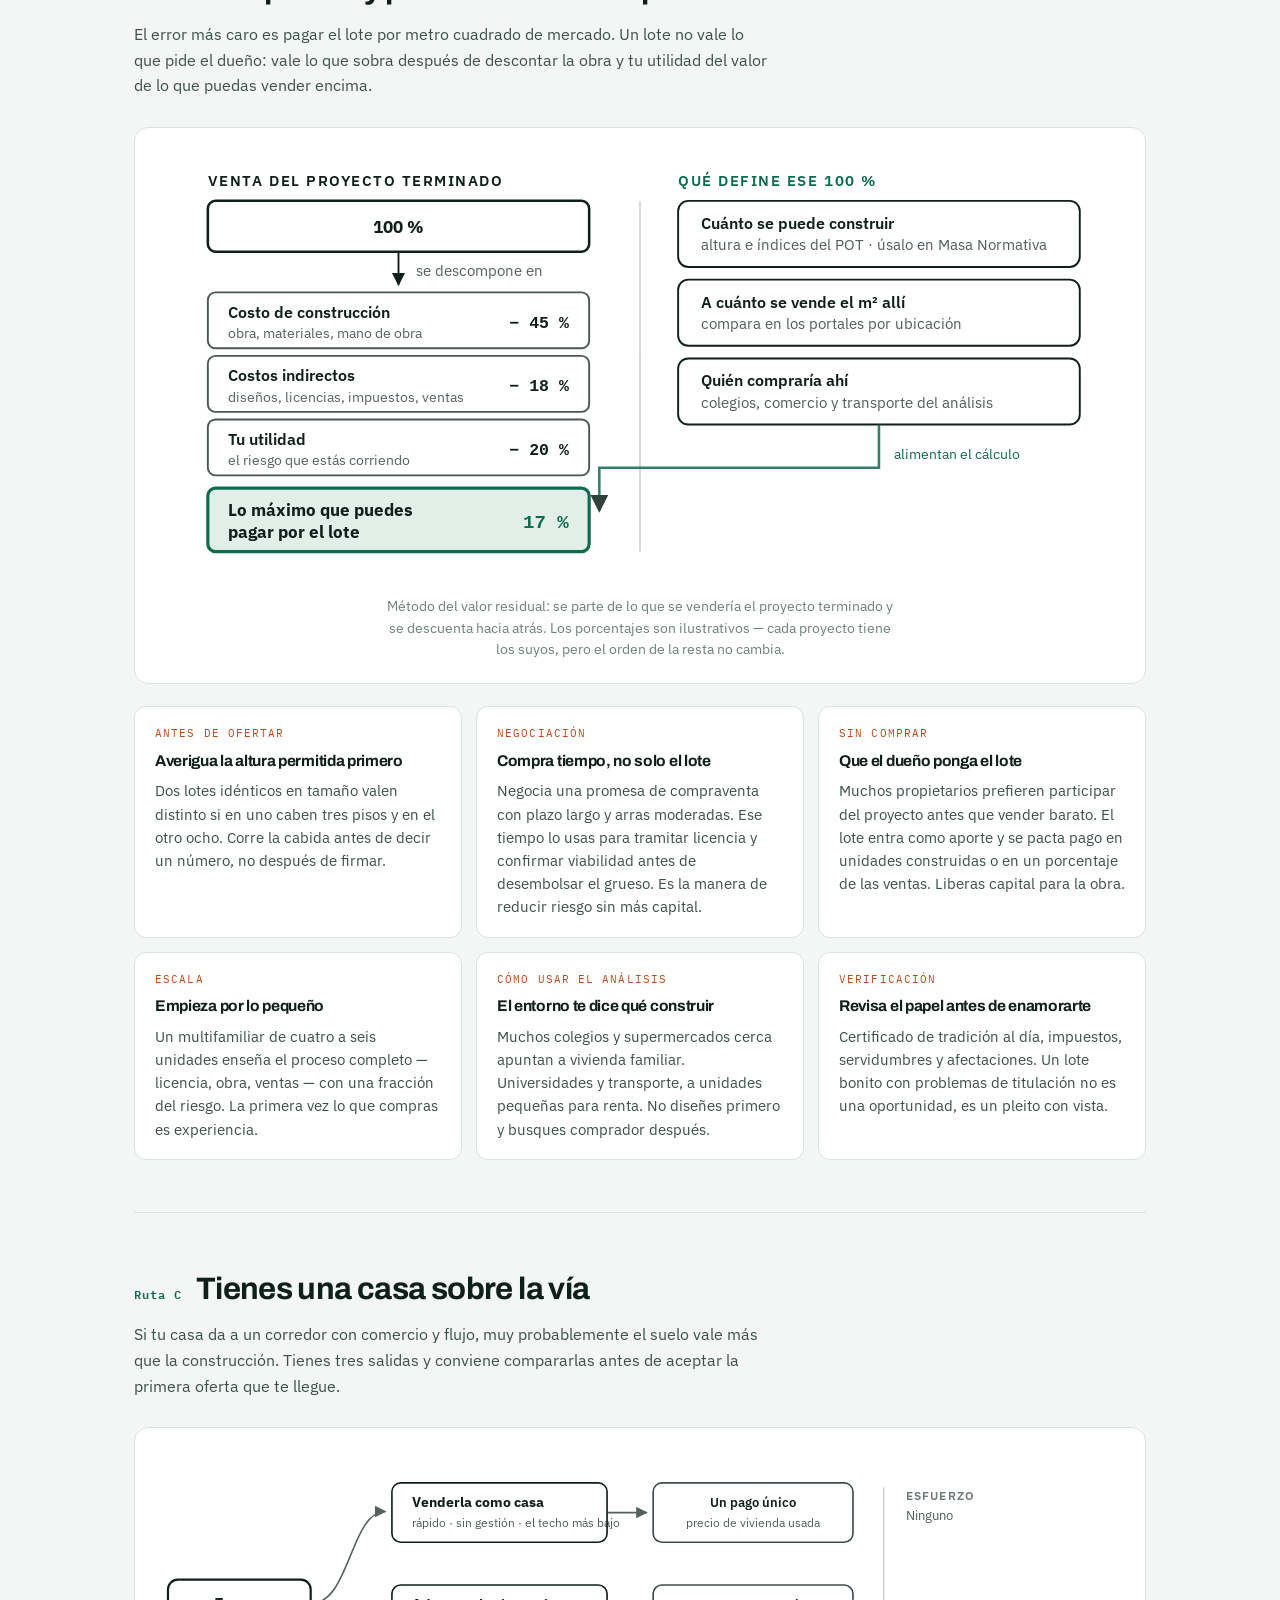
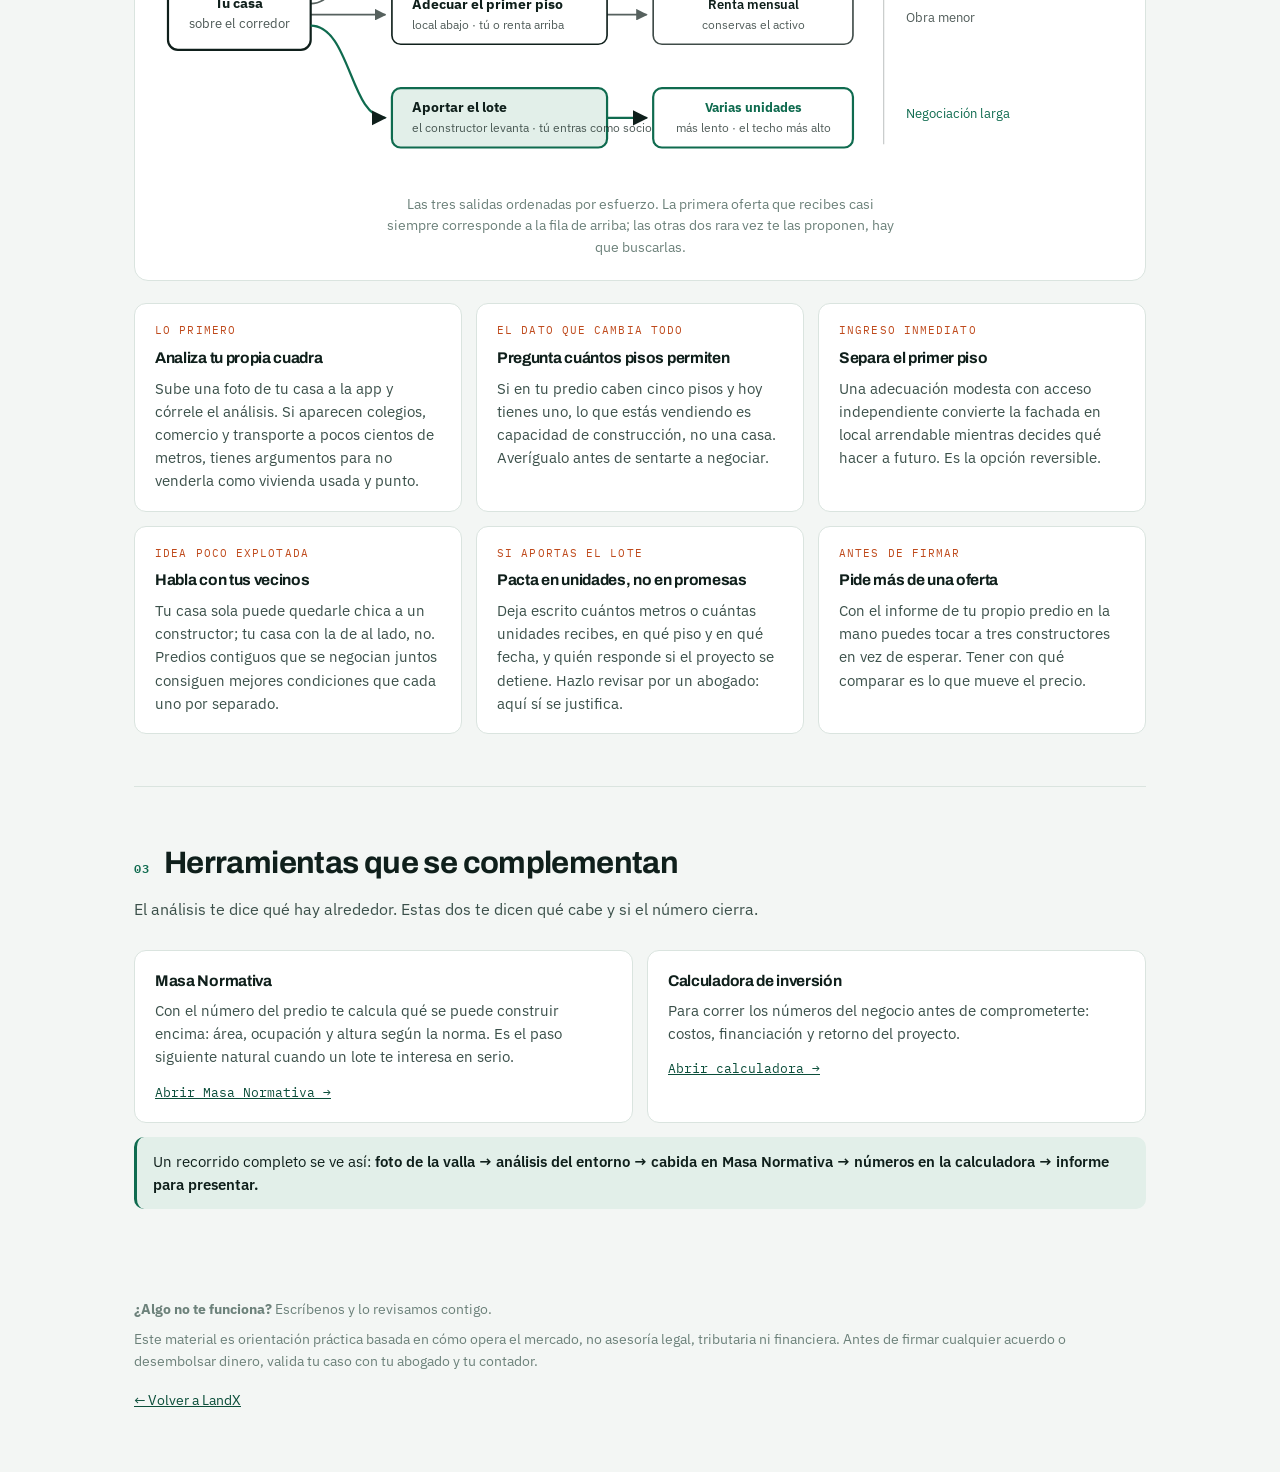
<file: bienvenido.html>
<!DOCTYPE html>
<html lang="es">
<head>
<meta charset="UTF-8">
<meta name="viewport" content="width=device-width, initial-scale=1">
<title>Ya tienes Pro · LandX</title>
<link rel="icon" type="image/svg+xml" href="logo.svg">
<link rel="apple-touch-icon" href="logo.svg">
<link rel="preconnect" href="https://fonts.googleapis.com">
<link rel="preconnect" href="https://fonts.gstatic.com" crossorigin>
<link rel="stylesheet" href="https://fonts.googleapis.com/css2?family=Archivo:wght@600;700;800&family=IBM+Plex+Mono:wght@500;600&family=IBM+Plex+Sans:wght@400;500;600&display=swap">
<style>
:root{
  --paper:#F3F6F4; --surface:#FFFFFF; --surface-2:#EDF2EF;
  --ink:#0F1F1B; --ink-2:#3B504A; --muted:#6C817A;
  --line:#DAE4DF; --line-strong:#C3D2CB;
  --green:#0F6B4F; --green-ink:#0B4E3A; --green-soft:#E2EFE9;
  --signal:#BF4A1C; --signal-soft:#F9E8E0;
  --shadow:0 1px 2px rgba(15,31,27,.05), 0 10px 30px -20px rgba(15,31,27,.35);
  --f-display:'Archivo','Helvetica Neue',Arial,sans-serif;
  --f-body:'IBM Plex Sans','Segoe UI',system-ui,sans-serif;
  --f-mono:'IBM Plex Mono','SFMono-Regular',Consolas,monospace;
}
@media (prefers-color-scheme:dark){
  :root:not([data-theme="light"]){
    --paper:#0B1412; --surface:#111D1A; --surface-2:#16241F;
    --ink:#E9F1ED; --ink-2:#B2C5BE; --muted:#8CA299;
    --line:#22332D; --line-strong:#2E443C;
    --green:#54C295; --green-ink:#8CDCB6; --green-soft:#123026;
    --signal:#F08A55; --signal-soft:#33211A;
    --shadow:0 1px 2px rgba(0,0,0,.4), 0 10px 34px -22px rgba(0,0,0,.9);
  }
}
:root[data-theme="dark"]{
  --paper:#0B1412; --surface:#111D1A; --surface-2:#16241F;
  --ink:#E9F1ED; --ink-2:#B2C5BE; --muted:#8CA299;
  --line:#22332D; --line-strong:#2E443C;
  --green:#54C295; --green-ink:#8CDCB6; --green-soft:#123026;
  --signal:#F08A55; --signal-soft:#33211A;
  --shadow:0 1px 2px rgba(0,0,0,.4), 0 10px 34px -22px rgba(0,0,0,.9);
}
*{box-sizing:border-box}
body{margin:0;background:var(--paper);color:var(--ink);font-family:var(--f-body);font-size:16px;line-height:1.6;-webkit-font-smoothing:antialiased}
.wrap{max-width:1060px;margin:0 auto;padding:0 24px}
h1,h2,h3,h4{font-family:var(--f-display);text-wrap:balance;margin:0;letter-spacing:-.02em;color:var(--ink)}
p{margin:0}
a{color:var(--green-ink)}
:focus-visible{outline:2px solid var(--green);outline-offset:2px;border-radius:4px}

.hero{background:var(--surface);border-bottom:1px solid var(--line)}
.hero .wrap{padding:52px 24px 44px;display:flex;flex-direction:column;gap:18px}
.badge{display:inline-flex;align-items:center;gap:9px;align-self:flex-start;background:var(--green-soft);
  border:1px solid var(--green);color:var(--green-ink);font-family:var(--f-mono);font-size:12px;
  font-weight:600;letter-spacing:.1em;text-transform:uppercase;padding:7px 14px;border-radius:999px}
.hero h1{font-size:clamp(32px,5.6vw,52px);font-weight:800;line-height:1.04}
.hero .lede{font-size:clamp(16px,2vw,18.5px);color:var(--ink-2);max-width:62ch}
.cta-row{display:flex;flex-wrap:wrap;gap:10px;margin-top:4px}
.btn{display:inline-flex;align-items:center;gap:8px;font-family:var(--f-body);font-weight:600;font-size:15px;
  padding:12px 20px;border-radius:10px;text-decoration:none;border:1px solid var(--line-strong);
  background:var(--surface-2);color:var(--ink)}
.btn.primary{background:var(--green);border-color:transparent;color:#fff}
.btn.primary:hover{filter:brightness(1.08)}
.btn:hover{border-color:var(--green)}

section{padding:52px 0;border-bottom:1px solid var(--line)}
section:last-of-type{border-bottom:0}
.shead{display:flex;align-items:baseline;gap:14px;margin-bottom:8px}
.snum{font-family:var(--f-mono);font-size:12px;font-weight:600;color:var(--green);letter-spacing:.08em}
.shead h2{font-size:clamp(23px,3.3vw,31px);font-weight:700}
.sdesc{color:var(--ink-2);max-width:64ch;margin-bottom:28px}

.steps{display:grid;gap:2px;background:var(--line);border:1px solid var(--line);border-radius:14px;overflow:hidden}
.step{display:grid;grid-template-columns:52px 1fr;gap:16px;background:var(--surface);padding:18px 20px}
.step .n{font-family:var(--f-mono);font-size:13px;font-weight:600;color:var(--green);border-right:1px solid var(--line);padding-top:2px}
.step h3{font-size:16.5px;font-weight:700;margin-bottom:5px}
.step p{color:var(--ink-2);font-size:15px}
.step p+p{margin-top:7px}

.routes{display:grid;grid-template-columns:repeat(auto-fit,minmax(260px,1fr));gap:16px}
.route{display:block;text-decoration:none;background:var(--surface);border:1px solid var(--line);
  border-radius:14px;padding:22px;box-shadow:var(--shadow);transition:border-color .15s,transform .15s}
.route:hover{border-color:var(--green);transform:translateY(-2px)}
.route .k{font-family:var(--f-mono);font-size:11px;letter-spacing:.12em;text-transform:uppercase;color:var(--green)}
.route h3{font-size:19px;font-weight:700;margin:8px 0 7px;color:var(--ink)}
.route p{font-size:14.5px;color:var(--ink-2)}
.route .go{font-family:var(--f-mono);font-size:12px;color:var(--green-ink);margin-top:14px;display:block}

figure{margin:0 0 22px;background:var(--surface);border:1px solid var(--line);border-radius:14px;padding:22px;overflow-x:auto}
figure svg{max-width:100%;height:auto;display:block;margin:0 auto;color:var(--ink)}
figcaption{font-size:13.5px;color:var(--muted);margin-top:14px;text-align:center;max-width:64ch;margin-inline:auto}

.note{padding:13px 16px;border-radius:10px;font-size:14.5px;background:var(--green-soft);
  color:var(--ink);border-left:3px solid var(--green);margin-top:14px}
.note.warn{background:var(--signal-soft);border-left-color:var(--signal)}
.note b{font-weight:600}

.tips{display:grid;grid-template-columns:repeat(auto-fit,minmax(255px,1fr));gap:14px;margin-top:22px}
.tip{background:var(--surface);border:1px solid var(--line);border-radius:12px;padding:18px 20px}
.tip .lbl{font-family:var(--f-mono);font-size:11px;letter-spacing:.1em;text-transform:uppercase;color:var(--signal)}
.tip h4{font-size:15.5px;font-weight:700;margin:6px 0 6px}
.tip p{font-size:14.5px;color:var(--ink-2)}

.money{background:var(--surface-2);border:1px solid var(--line);border-radius:12px;padding:18px 20px;margin-top:20px}
.money .row{display:flex;justify-content:space-between;gap:16px;padding:7px 0;border-bottom:1px solid var(--line);font-size:14.5px}
.money .row:last-child{border-bottom:0;font-weight:700;color:var(--green-ink)}
.money .row span:last-child{font-family:var(--f-mono);font-variant-numeric:tabular-nums}
.money .cap{font-family:var(--f-mono);font-size:11px;letter-spacing:.1em;text-transform:uppercase;color:var(--muted);margin-bottom:6px}

.tools{display:grid;grid-template-columns:repeat(auto-fit,minmax(260px,1fr));gap:14px}
.tool{background:var(--surface);border:1px solid var(--line);border-radius:12px;padding:18px 20px}
.tool h4{font-size:15.5px;font-weight:700;margin-bottom:5px}
.tool p{font-size:14.5px;color:var(--ink-2);margin-bottom:10px}
.tool a{font-family:var(--f-mono);font-size:12.5px}

footer{padding:38px 0 60px;color:var(--muted);font-size:13.5px}
footer .wrap{display:flex;flex-direction:column;gap:8px}

@media (max-width:640px){
  .step{grid-template-columns:34px 1fr;gap:12px;padding:16px}
  .step .n{border-right:0}
  figure{padding:14px}
}
@media (prefers-reduced-motion:reduce){*{transition:none!important}}
</style>
</head>
<body>

<header class="hero">
  <div class="wrap">
    <div class="badge">✓ Plan Pro activo</div>
    <h1>Ya desbloqueaste el análisis. Ahora conviértelo en negocio.</h1>
    <p class="lede">Tienes acceso al análisis de zona, a los comparativos por ubicación y al informe descargable. Abajo están los primeros tres pasos, y luego tres formas concretas de rentabilizar lo que la app te encuentra — según dónde estés parado hoy.</p>
    <div class="cta-row">
      <a class="btn primary" href="./app/">Abrir LandX</a>
      <a class="btn" href="#rutas">Ver las tres rutas</a>
      <a class="btn" href="./instalar.html">Instalar en el celular</a>
    </div>
  </div>
</header>

<main class="wrap">

<section id="primeros">
  <div class="shead"><span class="snum">01</span><h2>Tus primeros 10 minutos</h2></div>
  <p class="sdesc">Haz esto ahora, con un lote que ya te interese. Es la forma más rápida de ver para qué sirve lo que acabas de pagar.</p>

  <div class="steps">
    <div class="step">
      <div class="n">01</div>
      <div>
        <h3>Recarga la app y abre una de tus fotos</h3>
        <p>Si venías con la sesión abierta, recarga la página para que el plan Pro se active. Entra a cualquier lote que ya tengas cargado.</p>
      </div>
    </div>
    <div class="step">
      <div class="n">02</div>
      <div>
        <h3>Toca «Analizar zona»</h3>
        <p>En unos segundos aparecen los colegios, comercios, servicios de salud, transporte y obras en construcción a 5 km, cada uno con su distancia real al lote.</p>
        <p>Toca cualquiera de la lista: el mapa se abre arriba mostrando tu foto y ese punto, unidos por una línea. Eso es lo que le vas a mostrar al dueño o al inversionista.</p>
      </div>
    </div>
    <div class="step">
      <div class="n">03</div>
      <div>
        <h3>Descarga el informe</h3>
        <p>Botón «Descargar informe»: baja un documento de Word editable con las coordenadas del lote y la tabla de equipamientos ya llena. Ábrelo, ponle tu logo y tu nombre.</p>
        <p>Ese documento es tu producto. Es lo que separa «te paso un dato» de «te traigo una oportunidad».</p>
      </div>
    </div>
  </div>
</section>

<section id="rutas">
  <div class="shead"><span class="snum">02</span><h2>¿Cuál es tu caso?</h2></div>
  <p class="sdesc">Tres formas de usar la misma herramienta. Ve directo a la tuya.</p>

  <div class="routes">
    <a class="route" href="#landfinder">
      <span class="k">Ruta A</span>
      <h3>Buscador de lotes</h3>
      <p>No tienes capital, pero tienes calle. Encuentras el lote, lo empaquetas y cobras comisión sobre el negocio que ayudaste a armar.</p>
      <span class="go">Cómo cobrar el 2% →</span>
    </a>
    <a class="route" href="#inversionista">
      <span class="k">Ruta B</span>
      <h3>Compras para construir</h3>
      <p>Tienes o consigues capital y quieres comprar un lote hoy para desarrollarlo después. Lo que decide todo es qué se puede construir encima.</p>
      <span class="go">Cómo saber cuánto pagar →</span>
    </a>
    <a class="route" href="#casa">
      <span class="k">Ruta C</span>
      <h3>Tienes casa sobre la vía</h3>
      <p>Una casa en un corredor con movimiento vale más por lo que se puede hacer con el suelo que por la casa misma.</p>
      <span class="go">Tus tres salidas →</span>
    </a>
  </div>
</section>

<!-- ================= RUTA A ================= -->
<section id="landfinder">
  <div class="shead"><span class="snum">Ruta A</span><h2>Convertirte en buscador de lotes</h2></div>
  <p class="sdesc">Un desarrollador no paga por un dato: un dato lo consigue solo. Paga por una oportunidad ya verificada que le ahorra semanas. La diferencia entre las dos cosas es exactamente lo que produce la app.</p>

  <figure>
    <svg viewBox="0 0 900 330" role="img" aria-label="Comparación entre pasar un dato suelto, que no genera comisión, y entregar un paquete con análisis, informe y acuerdo firmado, que genera 2% de comisión">
      <defs>
        <marker id="ar" viewBox="0 0 10 10" refX="9" refY="5" markerWidth="7" markerHeight="7" orient="auto-start-reverse">
          <path d="M 0 0 L 10 5 L 0 10 z" fill="currentColor"/>
        </marker>
        <marker id="arg" viewBox="0 0 10 10" refX="9" refY="5" markerWidth="7" markerHeight="7" orient="auto-start-reverse">
          <path d="M 0 0 L 10 5 L 0 10 z" fill="var(--green)"/>
        </marker>
      </defs>

      <!-- origen -->
      <rect x="8" y="132" width="118" height="60" rx="9" fill="none" stroke="currentColor" stroke-width="1.5"/>
      <text x="67" y="157" text-anchor="middle" font-size="13" font-weight="600" fill="currentColor">Valla vista</text>
      <text x="67" y="175" text-anchor="middle" font-size="13" font-weight="600" fill="currentColor">en la calle</text>

      <!-- bifurcación -->
      <path d="M 126 150 C 152 150 152 72 172 72" fill="none" stroke="var(--green)" stroke-width="2" marker-end="url(#arg)"/>
      <path d="M 126 174 C 152 174 152 252 172 252" fill="none" stroke="currentColor" stroke-width="1.5" stroke-dasharray="5 5" opacity=".55" marker-end="url(#ar)"/>

      <!-- CAMINO A: paquete -->
      <rect x="178" y="46" width="104" height="52" rx="8" fill="var(--green-soft)" stroke="var(--green)" stroke-width="1.5"/>
      <text x="230" y="70" text-anchor="middle" font-size="12" font-weight="600" fill="currentColor">Ficha + foto</text>
      <text x="230" y="86" text-anchor="middle" font-size="11" fill="currentColor" opacity=".75">teléfono, precio</text>

      <line x1="282" y1="72" x2="316" y2="72" stroke="var(--green)" stroke-width="2" marker-end="url(#arg)"/>

      <rect x="322" y="46" width="104" height="52" rx="8" fill="var(--green-soft)" stroke="var(--green)" stroke-width="1.5"/>
      <text x="374" y="70" text-anchor="middle" font-size="12" font-weight="600" fill="currentColor">Análisis 5 km</text>
      <text x="374" y="86" text-anchor="middle" font-size="11" fill="currentColor" opacity=".75">entorno y vías</text>

      <line x1="426" y1="72" x2="460" y2="72" stroke="var(--green)" stroke-width="2" marker-end="url(#arg)"/>

      <rect x="466" y="46" width="104" height="52" rx="8" fill="var(--green-soft)" stroke="var(--green)" stroke-width="1.5"/>
      <text x="518" y="70" text-anchor="middle" font-size="12" font-weight="600" fill="currentColor">Informe .doc</text>
      <text x="518" y="86" text-anchor="middle" font-size="11" fill="currentColor" opacity=".75">con tu marca</text>

      <line x1="570" y1="72" x2="604" y2="72" stroke="var(--green)" stroke-width="2" marker-end="url(#arg)"/>

      <!-- la compuerta -->
      <rect x="610" y="40" width="126" height="64" rx="8" fill="none" stroke="var(--signal)" stroke-width="2.5"/>
      <text x="673" y="64" text-anchor="middle" font-size="12" font-weight="700" fill="currentColor">Acuerdo de</text>
      <text x="673" y="80" text-anchor="middle" font-size="12" font-weight="700" fill="currentColor">comisión firmado</text>
      <text x="673" y="96" text-anchor="middle" font-size="10.5" fill="currentColor" opacity=".7">antes de dar la dirección</text>

      <line x1="736" y1="72" x2="768" y2="72" stroke="var(--green)" stroke-width="2" marker-end="url(#arg)"/>

      <rect x="774" y="46" width="118" height="52" rx="8" fill="none" stroke="var(--green)" stroke-width="2"/>
      <text x="833" y="68" text-anchor="middle" font-size="13" font-weight="700" fill="var(--green)">Comisión</text>
      <text x="833" y="86" text-anchor="middle" font-size="13" font-weight="700" fill="var(--green)">1 – 3 %</text>

      <!-- CAMINO B: dato suelto -->
      <rect x="178" y="226" width="248" height="52" rx="8" fill="none" stroke="currentColor" stroke-width="1.5" stroke-dasharray="5 5" opacity=".55"/>
      <text x="302" y="248" text-anchor="middle" font-size="12.5" font-weight="600" fill="currentColor" opacity=".7">«Vi un lote en la 5ª, ahí te paso»</text>
      <text x="302" y="266" text-anchor="middle" font-size="11" fill="currentColor" opacity=".55">sin verificar, sin acuerdo</text>

      <line x1="426" y1="252" x2="768" y2="252" stroke="currentColor" stroke-width="1.5" stroke-dasharray="5 5" opacity=".55" marker-end="url(#ar)"/>

      <rect x="774" y="226" width="118" height="52" rx="8" fill="none" stroke="currentColor" stroke-width="1.5" opacity=".55"/>
      <text x="833" y="257" text-anchor="middle" font-size="13" font-weight="700" fill="currentColor" opacity=".6">$ 0</text>

      <text x="302" y="300" text-anchor="middle" font-size="11.5" fill="currentColor" opacity=".55">el desarrollador llega solo al dueño</text>

      <!-- etiquetas de camino -->
      <text x="178" y="30" font-size="11" font-weight="600" fill="var(--green)" letter-spacing="1.2">CON PAQUETE</text>
      <text x="178" y="214" font-size="11" font-weight="600" fill="currentColor" opacity=".55" letter-spacing="1.2">SIN PAQUETE</text>
    </svg>
    <figcaption>La misma valla produce dos resultados distintos. Lo que sostiene la comisión no es el dato: es el paquete verificado más el acuerdo firmado antes de revelar la ubicación.</figcaption>
  </figure>

  <div class="money">
    <div class="cap">Ejemplo · lote de 600 m² en zona urbana</div>
    <div class="row"><span>Valor de negociación del lote</span><span>$ 900.000.000</span></div>
    <div class="row"><span>Comisión pactada</span><span>2 %</span></div>
    <div class="row"><span>Tu honorario por ese negocio</span><span>$ 18.000.000</span></div>
  </div>
  <p style="font-size:13.5px;color:var(--muted);margin-top:10px">Cifras de ejemplo para ilustrar el orden de magnitud. El porcentaje se pacta caso por caso y depende del valor, la zona y de si compartes con otro intermediario.</p>

  <div class="tips">
    <div class="tip">
      <div class="lbl">Lo primero</div>
      <h4>Firma antes de mostrar</h4>
      <p>Un acuerdo de corretaje o carta de intermediación, así sea de una página, firmado antes de dar dirección o matrícula. Es el error que arruina al buscador primerizo: entrega la información y lo saltan.</p>
    </div>
    <div class="tip">
      <div class="lbl">Estrategia</div>
      <h4>Domina 20 manzanas, no la ciudad</h4>
      <p>Vale más ser quien conoce cada lote vacío de un barrio que tener fotos sueltas de toda la ciudad. Recorre la misma ruta cada semana: vas a ver las vallas nuevas el mismo día que las ponen.</p>
    </div>
    <div class="tip">
      <div class="lbl">Idea poco explotada</div>
      <h4>Busca lotes vecinos, no lotes sueltos</h4>
      <p>Dos o tres predios contiguos que por separado no le sirven a nadie, juntos habilitan un proyecto y valen bastante más que la suma de sus partes. Marca los colindantes en el mapa y averigua si sus dueños también venderían.</p>
    </div>
    <div class="tip">
      <div class="lbl">Idea poco explotada</div>
      <h4>La casa vieja en zona densa</h4>
      <p>En corredores donde ya se permite altura, una casa de un piso se está vendiendo como casa cuando el suelo vale mucho más. Ahí hay margen que casi nadie está mirando.</p>
    </div>
    <div class="tip">
      <div class="lbl">A quién llamar</div>
      <h4>Dueños con prisa real</h4>
      <p>Sucesiones, traslados al exterior, propietarios mayores, lotes con años de impuestos acumulados. El campo «¿por qué vende?» del CRM existe para esto: es el dato que más pesa cuando le presentas la oportunidad a un desarrollador.</p>
    </div>
    <div class="tip">
      <div class="lbl">Cómo presentarlo</div>
      <h4>Un informe, no un WhatsApp</h4>
      <p>Manda el .doc con tu nombre y logo, con la foto, las coordenadas y los equipamientos. Cambia por completo cómo te ven: pasas de contacto ocasional a alguien con quien vale la pena trabajar seguido.</p>
    </div>
  </div>

  <div class="note warn"><b>Formalízalo desde el primer negocio.</b> Deja por escrito el porcentaje, quién lo paga y en qué momento se causa (normalmente al firmar escritura). Y consulta con un contador cómo facturar esos honorarios antes de recibir el primer pago.</div>
</section>

<!-- ================= RUTA B ================= -->
<section id="inversionista">
  <div class="shead"><span class="snum">Ruta B</span><h2>Comprar hoy para construir después</h2></div>
  <p class="sdesc">El error más caro es pagar el lote por metro cuadrado de mercado. Un lote no vale lo que pide el dueño: vale lo que sobra después de descontar la obra y tu utilidad del valor de lo que puedas vender encima.</p>

  <figure>
    <svg viewBox="0 0 760 340" role="img" aria-label="El valor máximo a pagar por un lote se obtiene restando costos de construcción, costos indirectos y utilidad esperada al valor de venta del proyecto">
      <defs>
        <marker id="ar2" viewBox="0 0 10 10" refX="9" refY="5" markerWidth="7" markerHeight="7" orient="auto-start-reverse">
          <path d="M 0 0 L 10 5 L 0 10 z" fill="currentColor"/>
        </marker>
      </defs>

      <!-- barra total -->
      <text x="40" y="28" font-size="11.5" font-weight="600" fill="currentColor" letter-spacing="1.2">VENTA DEL PROYECTO TERMINADO</text>
      <rect x="40" y="40" width="300" height="40" rx="6" fill="none" stroke="currentColor" stroke-width="2"/>
      <text x="190" y="65" text-anchor="middle" font-size="13" font-weight="700" fill="currentColor">100 %</text>

      <!-- flecha de descomposición -->
      <line x1="190" y1="80" x2="190" y2="106" stroke="currentColor" stroke-width="1.5" marker-end="url(#ar2)"/>
      <text x="204" y="99" font-size="11.5" fill="currentColor" opacity=".7">se descompone en</text>

      <!-- segmentos -->
      <rect x="40" y="112" width="300" height="44" rx="6" fill="none" stroke="currentColor" stroke-width="1.5" opacity=".75"/>
      <text x="56" y="132" font-size="12.5" font-weight="600" fill="currentColor">Costo de construcción</text>
      <text x="56" y="148" font-size="11" fill="currentColor" opacity=".7">obra, materiales, mano de obra</text>
      <text x="324" y="140" text-anchor="end" font-size="13" font-weight="700" fill="currentColor" font-family="monospace">− 45 %</text>

      <rect x="40" y="162" width="300" height="44" rx="6" fill="none" stroke="currentColor" stroke-width="1.5" opacity=".75"/>
      <text x="56" y="182" font-size="12.5" font-weight="600" fill="currentColor">Costos indirectos</text>
      <text x="56" y="198" font-size="11" fill="currentColor" opacity=".7">diseños, licencias, impuestos, ventas</text>
      <text x="324" y="190" text-anchor="end" font-size="13" font-weight="700" fill="currentColor" font-family="monospace">− 18 %</text>

      <rect x="40" y="212" width="300" height="44" rx="6" fill="none" stroke="currentColor" stroke-width="1.5" opacity=".75"/>
      <text x="56" y="232" font-size="12.5" font-weight="600" fill="currentColor">Tu utilidad</text>
      <text x="56" y="248" font-size="11" fill="currentColor" opacity=".7">el riesgo que estás corriendo</text>
      <text x="324" y="240" text-anchor="end" font-size="13" font-weight="700" fill="currentColor" font-family="monospace">− 20 %</text>

      <!-- residuo -->
      <rect x="40" y="266" width="300" height="50" rx="6" fill="var(--green-soft)" stroke="var(--green)" stroke-width="2.5"/>
      <text x="56" y="288" font-size="13" font-weight="700" fill="currentColor">Lo máximo que puedes</text>
      <text x="56" y="305" font-size="13" font-weight="700" fill="currentColor">pagar por el lote</text>
      <text x="324" y="297" text-anchor="end" font-size="15" font-weight="800" fill="var(--green)" font-family="monospace">17 %</text>

      <!-- columna derecha: qué define el 100% -->
      <line x1="380" y1="40" x2="380" y2="316" stroke="currentColor" stroke-width="1" opacity=".25"/>

      <text x="410" y="28" font-size="11.5" font-weight="600" fill="var(--green)" letter-spacing="1.2">QUÉ DEFINE ESE 100 %</text>

      <rect x="410" y="40" width="316" height="52" rx="8" fill="none" stroke="currentColor" stroke-width="1.5"/>
      <text x="428" y="62" font-size="12.5" font-weight="600" fill="currentColor">Cuánto se puede construir</text>
      <text x="428" y="79" font-size="11.5" fill="currentColor" opacity=".72">altura e índices del POT · úsalo en Masa Normativa</text>

      <rect x="410" y="102" width="316" height="52" rx="8" fill="none" stroke="currentColor" stroke-width="1.5"/>
      <text x="428" y="124" font-size="12.5" font-weight="600" fill="currentColor">A cuánto se vende el m² allí</text>
      <text x="428" y="141" font-size="11.5" fill="currentColor" opacity=".72">compara en los portales por ubicación</text>

      <rect x="410" y="164" width="316" height="52" rx="8" fill="none" stroke="currentColor" stroke-width="1.5"/>
      <text x="428" y="186" font-size="12.5" font-weight="600" fill="currentColor">Quién compraría ahí</text>
      <text x="428" y="203" font-size="11.5" fill="currentColor" opacity=".72">colegios, comercio y transporte del análisis</text>

      <path d="M 568 216 L 568 250 L 348 250 L 348 284" fill="none" stroke="var(--green)" stroke-width="2" marker-end="url(#ar2)" opacity=".85"/>
      <text x="580" y="243" font-size="11" fill="var(--green)">alimentan el cálculo</text>
    </svg>
    <figcaption>Método del valor residual: se parte de lo que se vendería el proyecto terminado y se descuenta hacia atrás. Los porcentajes son ilustrativos — cada proyecto tiene los suyos, pero el orden de la resta no cambia.</figcaption>
  </figure>

  <div class="tips">
    <div class="tip">
      <div class="lbl">Antes de ofertar</div>
      <h4>Averigua la altura permitida primero</h4>
      <p>Dos lotes idénticos en tamaño valen distinto si en uno caben tres pisos y en el otro ocho. Corre la cabida antes de decir un número, no después de firmar.</p>
    </div>
    <div class="tip">
      <div class="lbl">Negociación</div>
      <h4>Compra tiempo, no solo el lote</h4>
      <p>Negocia una promesa de compraventa con plazo largo y arras moderadas. Ese tiempo lo usas para tramitar licencia y confirmar viabilidad antes de desembolsar el grueso. Es la manera de reducir riesgo sin más capital.</p>
    </div>
    <div class="tip">
      <div class="lbl">Sin comprar</div>
      <h4>Que el dueño ponga el lote</h4>
      <p>Muchos propietarios prefieren participar del proyecto antes que vender barato. El lote entra como aporte y se pacta pago en unidades construidas o en un porcentaje de las ventas. Liberas capital para la obra.</p>
    </div>
    <div class="tip">
      <div class="lbl">Escala</div>
      <h4>Empieza por lo pequeño</h4>
      <p>Un multifamiliar de cuatro a seis unidades enseña el proceso completo — licencia, obra, ventas — con una fracción del riesgo. La primera vez lo que compras es experiencia.</p>
    </div>
    <div class="tip">
      <div class="lbl">Cómo usar el análisis</div>
      <h4>El entorno te dice qué construir</h4>
      <p>Muchos colegios y supermercados cerca apuntan a vivienda familiar. Universidades y transporte, a unidades pequeñas para renta. No diseñes primero y busques comprador después.</p>
    </div>
    <div class="tip">
      <div class="lbl">Verificación</div>
      <h4>Revisa el papel antes de enamorarte</h4>
      <p>Certificado de tradición al día, impuestos, servidumbres y afectaciones. Un lote bonito con problemas de titulación no es una oportunidad, es un pleito con vista.</p>
    </div>
  </div>
</section>

<!-- ================= RUTA C ================= -->
<section id="casa">
  <div class="shead"><span class="snum">Ruta C</span><h2>Tienes una casa sobre la vía</h2></div>
  <p class="sdesc">Si tu casa da a un corredor con comercio y flujo, muy probablemente el suelo vale más que la construcción. Tienes tres salidas y conviene compararlas antes de aceptar la primera oferta que te llegue.</p>

  <figure>
    <svg viewBox="0 0 880 300" role="img" aria-label="Tres salidas para una casa sobre corredor: venderla como casa, adecuar el primer piso para renta comercial, o aportar el lote a un desarrollo a cambio de unidades">
      <defs>
        <marker id="ar3" viewBox="0 0 10 10" refX="9" refY="5" markerWidth="7" markerHeight="7" orient="auto-start-reverse">
          <path d="M 0 0 L 10 5 L 0 10 z" fill="currentColor"/>
        </marker>
      </defs>

      <rect x="10" y="118" width="130" height="64" rx="9" fill="none" stroke="currentColor" stroke-width="2"/>
      <text x="75" y="144" text-anchor="middle" font-size="13" font-weight="700" fill="currentColor">Tu casa</text>
      <text x="75" y="162" text-anchor="middle" font-size="12" fill="currentColor" opacity=".75">sobre el corredor</text>

      <path d="M 140 140 C 176 140 176 56 208 56" fill="none" stroke="currentColor" stroke-width="1.5" opacity=".7" marker-end="url(#ar3)"/>
      <path d="M 140 150 L 208 150" fill="none" stroke="currentColor" stroke-width="1.5" opacity=".7" marker-end="url(#ar3)"/>
      <path d="M 140 160 C 176 160 176 244 208 244" fill="none" stroke="var(--green)" stroke-width="2" marker-end="url(#ar3)"/>

      <!-- salida 1 -->
      <rect x="214" y="30" width="196" height="54" rx="8" fill="none" stroke="currentColor" stroke-width="1.5"/>
      <text x="232" y="52" font-size="12.5" font-weight="700" fill="currentColor">Venderla como casa</text>
      <text x="232" y="70" font-size="11" fill="currentColor" opacity=".72">rápido · sin gestión · el techo más bajo</text>
      <line x1="410" y1="57" x2="446" y2="57" stroke="currentColor" stroke-width="1.5" opacity=".7" marker-end="url(#ar3)"/>
      <rect x="452" y="30" width="182" height="54" rx="8" fill="none" stroke="currentColor" stroke-width="1.5" opacity=".8"/>
      <text x="543" y="52" text-anchor="middle" font-size="12" font-weight="600" fill="currentColor">Un pago único</text>
      <text x="543" y="70" text-anchor="middle" font-size="11" fill="currentColor" opacity=".72">precio de vivienda usada</text>

      <!-- salida 2 -->
      <rect x="214" y="123" width="196" height="54" rx="8" fill="none" stroke="currentColor" stroke-width="1.5"/>
      <text x="232" y="145" font-size="12.5" font-weight="700" fill="currentColor">Adecuar el primer piso</text>
      <text x="232" y="163" font-size="11" fill="currentColor" opacity=".72">local abajo · tú o renta arriba</text>
      <line x1="410" y1="150" x2="446" y2="150" stroke="currentColor" stroke-width="1.5" opacity=".7" marker-end="url(#ar3)"/>
      <rect x="452" y="123" width="182" height="54" rx="8" fill="none" stroke="currentColor" stroke-width="1.5" opacity=".8"/>
      <text x="543" y="145" text-anchor="middle" font-size="12" font-weight="600" fill="currentColor">Renta mensual</text>
      <text x="543" y="163" text-anchor="middle" font-size="11" fill="currentColor" opacity=".72">conservas el activo</text>

      <!-- salida 3 -->
      <rect x="214" y="217" width="196" height="54" rx="8" fill="var(--green-soft)" stroke="var(--green)" stroke-width="2"/>
      <text x="232" y="239" font-size="12.5" font-weight="700" fill="currentColor">Aportar el lote</text>
      <text x="232" y="257" font-size="11" fill="currentColor" opacity=".72">el constructor levanta · tú entras como socio</text>
      <line x1="410" y1="244" x2="446" y2="244" stroke="var(--green)" stroke-width="2" marker-end="url(#ar3)"/>
      <rect x="452" y="217" width="182" height="54" rx="8" fill="none" stroke="var(--green)" stroke-width="2"/>
      <text x="543" y="239" text-anchor="middle" font-size="12" font-weight="700" fill="var(--green)">Varias unidades</text>
      <text x="543" y="257" text-anchor="middle" font-size="11" fill="currentColor" opacity=".72">más lento · el techo más alto</text>

      <!-- eje comparativo -->
      <line x1="662" y1="34" x2="662" y2="268" stroke="currentColor" stroke-width="1" opacity=".25"/>
      <text x="682" y="46" font-size="11" font-weight="600" fill="currentColor" opacity=".6" letter-spacing="1.1">ESFUERZO</text>
      <text x="682" y="64" font-size="12" fill="currentColor" opacity=".72">Ninguno</text>
      <text x="682" y="157" font-size="12" fill="currentColor" opacity=".72">Obra menor</text>
      <text x="682" y="244" font-size="12" fill="var(--green)">Negociación larga</text>
    </svg>
    <figcaption>Las tres salidas ordenadas por esfuerzo. La primera oferta que recibes casi siempre corresponde a la fila de arriba; las otras dos rara vez te las proponen, hay que buscarlas.</figcaption>
  </figure>

  <div class="tips">
    <div class="tip">
      <div class="lbl">Lo primero</div>
      <h4>Analiza tu propia cuadra</h4>
      <p>Sube una foto de tu casa a la app y córrele el análisis. Si aparecen colegios, comercio y transporte a pocos cientos de metros, tienes argumentos para no venderla como vivienda usada y punto.</p>
    </div>
    <div class="tip">
      <div class="lbl">El dato que cambia todo</div>
      <h4>Pregunta cuántos pisos permiten</h4>
      <p>Si en tu predio caben cinco pisos y hoy tienes uno, lo que estás vendiendo es capacidad de construcción, no una casa. Averígualo antes de sentarte a negociar.</p>
    </div>
    <div class="tip">
      <div class="lbl">Ingreso inmediato</div>
      <h4>Separa el primer piso</h4>
      <p>Una adecuación modesta con acceso independiente convierte la fachada en local arrendable mientras decides qué hacer a futuro. Es la opción reversible.</p>
    </div>
    <div class="tip">
      <div class="lbl">Idea poco explotada</div>
      <h4>Habla con tus vecinos</h4>
      <p>Tu casa sola puede quedarle chica a un constructor; tu casa con la de al lado, no. Predios contiguos que se negocian juntos consiguen mejores condiciones que cada uno por separado.</p>
    </div>
    <div class="tip">
      <div class="lbl">Si aportas el lote</div>
      <h4>Pacta en unidades, no en promesas</h4>
      <p>Deja escrito cuántos metros o cuántas unidades recibes, en qué piso y en qué fecha, y quién responde si el proyecto se detiene. Hazlo revisar por un abogado: aquí sí se justifica.</p>
    </div>
    <div class="tip">
      <div class="lbl">Antes de firmar</div>
      <h4>Pide más de una oferta</h4>
      <p>Con el informe de tu propio predio en la mano puedes tocar a tres constructores en vez de esperar. Tener con qué comparar es lo que mueve el precio.</p>
    </div>
  </div>
</section>

<section id="herramientas">
  <div class="shead"><span class="snum">03</span><h2>Herramientas que se complementan</h2></div>
  <p class="sdesc">El análisis te dice qué hay alrededor. Estas dos te dicen qué cabe y si el número cierra.</p>
  <div class="tools">
    <div class="tool">
      <h4>Masa Normativa</h4>
      <p>Con el número del predio te calcula qué se puede construir encima: área, ocupación y altura según la norma. Es el paso siguiente natural cuando un lote te interesa en serio.</p>
      <a href="https://baronaarchitect-collab.github.io/brrrr-calculator/masa.html" target="_blank" rel="noopener">Abrir Masa Normativa →</a>
    </div>
    <div class="tool">
      <h4>Calculadora de inversión</h4>
      <p>Para correr los números del negocio antes de comprometerte: costos, financiación y retorno del proyecto.</p>
      <a href="https://baronaarchitect-collab.github.io/brrrr-calculator/" target="_blank" rel="noopener">Abrir calculadora →</a>
    </div>
  </div>
  <div class="note">Un recorrido completo se ve así: <b>foto de la valla → análisis del entorno → cabida en Masa Normativa → números en la calculadora → informe para presentar.</b></div>
</section>

</main>

<footer>
  <div class="wrap">
    <div><b>¿Algo no te funciona?</b> Escríbenos y lo revisamos contigo.</div>
    <div>Este material es orientación práctica basada en cómo opera el mercado, no asesoría legal, tributaria ni financiera. Antes de firmar cualquier acuerdo o desembolsar dinero, valida tu caso con tu abogado y tu contador.</div>
    <div style="margin-top:10px"><a href="./app/">← Volver a LandX</a></div>
  </div>
</footer>

</body>
</html>
</file>
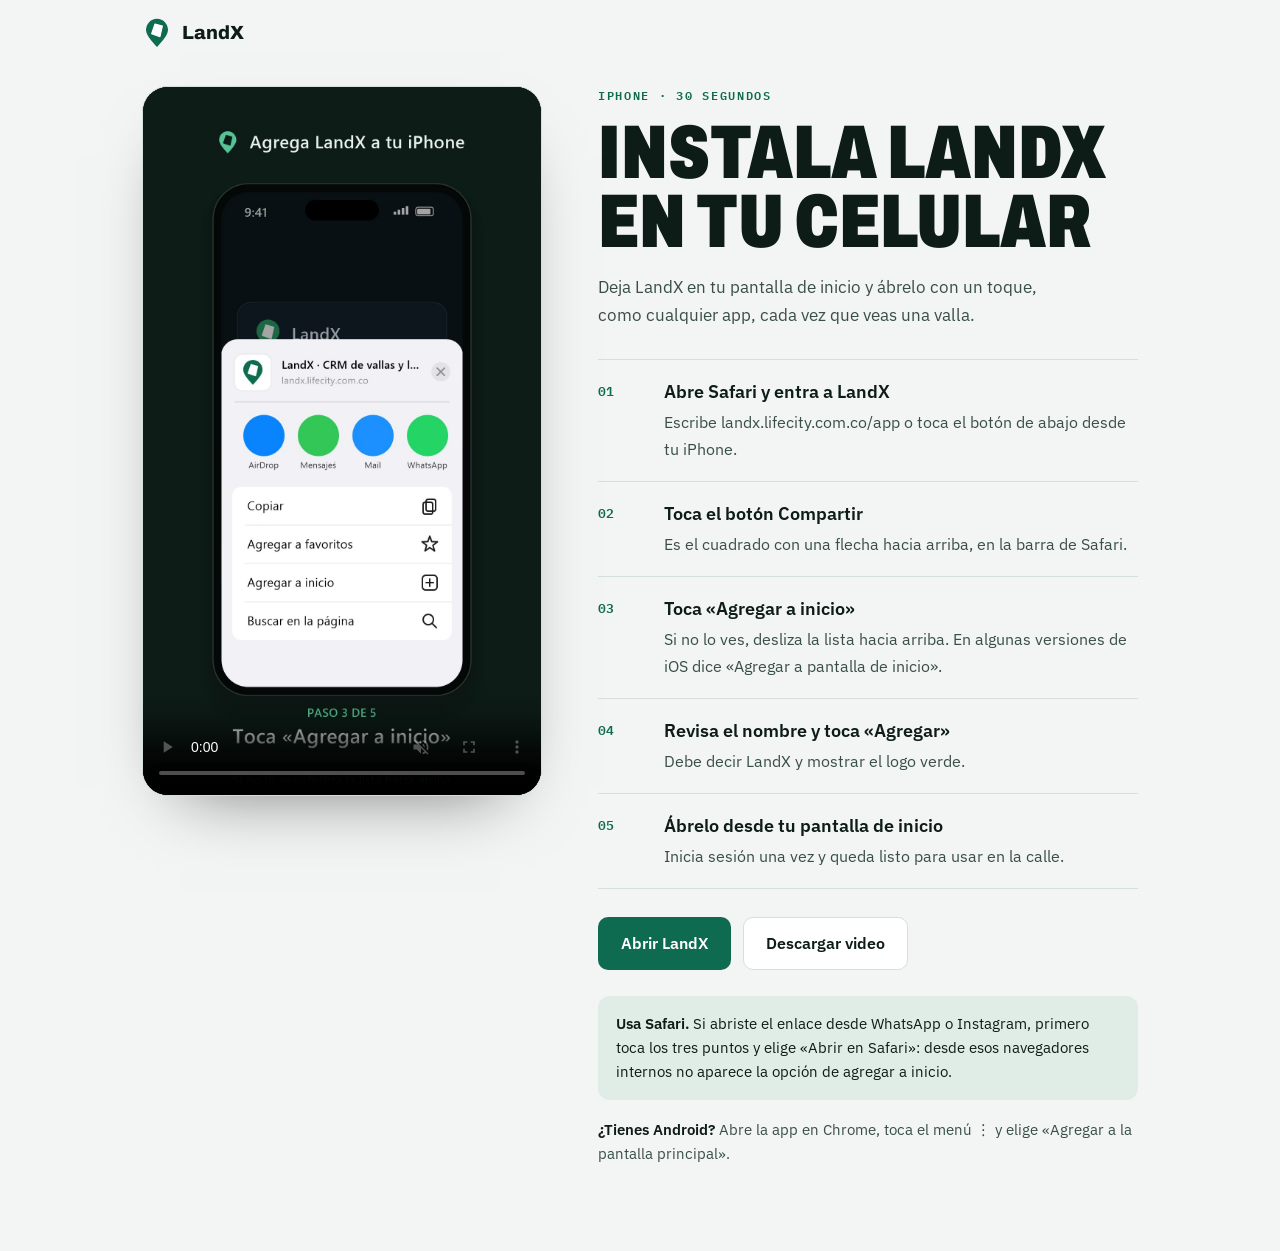
<file: instalar.html>
<!DOCTYPE html>
<html lang="es">
<head>
<meta charset="UTF-8">
<meta name="viewport" content="width=device-width, initial-scale=1">
<title>Instala LandX en tu celular</title>
<link rel="icon" type="image/svg+xml" href="logo.svg">
<link rel="apple-touch-icon" href="logo-180.png">
<link rel="preconnect" href="https://fonts.googleapis.com">
<link rel="preconnect" href="https://fonts.gstatic.com" crossorigin>
<link rel="stylesheet" href="https://fonts.googleapis.com/css2?family=Archivo:wdth,wght@62..125,600..900&family=IBM+Plex+Mono:wght@500;600&family=IBM+Plex+Sans:wght@400;500;600&display=swap">
<style>
:root{
  --paper:#F2F5F3; --surface:#FFFFFF; --ink:#0E1C18; --ink-2:#3A4E48; --muted:#687D76;
  --line:#D6E0DB; --green:#0F6B4F; --green-ink:#0B4E3A; --green-soft:#DFEDE6;
  --f-display:'Archivo','Arial Narrow',Arial,sans-serif;
  --f-body:'IBM Plex Sans','Segoe UI',system-ui,sans-serif;
  --f-mono:'IBM Plex Mono',Consolas,monospace;
}
@media (prefers-color-scheme:dark){
  :root:not([data-theme="light"]){
    --paper:#0A1311; --surface:#101C19; --ink:#E9F1ED; --ink-2:#B1C4BD; --muted:#8AA098;
    --line:#21322C; --green:#56C497; --green-ink:#8FDDB8; --green-soft:#12302A;
  }
}
:root[data-theme="dark"]{
  --paper:#0A1311; --surface:#101C19; --ink:#E9F1ED; --ink-2:#B1C4BD; --muted:#8AA098;
  --line:#21322C; --green:#56C497; --green-ink:#8FDDB8; --green-soft:#12302A;
}
*{box-sizing:border-box}
body{margin:0;background:var(--paper);color:var(--ink);font-family:var(--f-body);font-size:17px;line-height:1.6;-webkit-font-smoothing:antialiased}
.wrap{max-width:1040px;margin:0 auto;padding:0 22px}
a{color:inherit}
:focus-visible{outline:2px solid var(--green);outline-offset:3px;border-radius:4px}
.nav{display:flex;align-items:center;gap:10px;padding:18px 0;text-decoration:none;font-family:var(--f-display);font-weight:800;font-size:19px}
.nav img{width:30px;height:30px}
.layout{display:grid;grid-template-columns:minmax(0,400px) 1fr;gap:56px;align-items:start;padding:20px 0 70px}
.video{position:sticky;top:20px;border-radius:26px;overflow:hidden;background:#0E1C18;border:1px solid var(--line);box-shadow:0 30px 70px -40px rgba(0,0,0,.6)}
.video video{display:block;width:100%;height:auto;aspect-ratio:9/16;background:#0E1C18}
.eyebrow{font-family:var(--f-mono);font-size:12px;font-weight:600;letter-spacing:.14em;text-transform:uppercase;color:var(--green)}
h1{font-family:var(--f-display);font-weight:900;font-stretch:74%;text-transform:uppercase;font-size:clamp(42px,6.4vw,76px);line-height:.92;margin:12px 0 16px;text-wrap:balance}
.lede{color:var(--ink-2);max-width:48ch}
.steps{list-style:none;margin:30px 0 0;padding:0;display:grid;gap:0;counter-reset:s;border-top:1px solid var(--line)}
.steps li{display:grid;grid-template-columns:52px 1fr;gap:14px;padding:18px 0;border-bottom:1px solid var(--line)}
.steps .n{font-family:var(--f-mono);font-weight:600;font-size:13px;color:var(--green);padding-top:3px}
.steps b{display:block;font-weight:600;font-size:18px;margin-bottom:2px}
.steps span{color:var(--ink-2);font-size:15.5px}
.cta{display:flex;flex-wrap:wrap;gap:12px;margin-top:28px}
.btn{display:inline-flex;align-items:center;justify-content:center;font-weight:600;font-size:15.5px;padding:13px 22px;border-radius:10px;text-decoration:none;border:1px solid var(--line);background:var(--surface);color:var(--ink)}
.btn.primary{background:var(--green);color:#fff;border-color:transparent}
.btn:hover{border-color:var(--green)}
.note{margin-top:26px;background:var(--green-soft);border-radius:12px;padding:16px 18px;font-size:15px;color:var(--ink)}
.note b{font-weight:600}
.android{margin-top:18px;font-size:15px;color:var(--ink-2)}
.android b{color:var(--ink);font-weight:600}
@media (max-width:820px){
  .layout{grid-template-columns:1fr;gap:34px}
  .video{position:static;max-width:380px;margin:0 auto;width:100%}
}
@media (prefers-reduced-motion:reduce){*{transition:none!important}}
</style>
</head>
<body>
<div class="wrap">
  <a class="nav" href="./"><img src="logo.svg" alt="">LandX</a>

  <main class="layout">
    <div class="video">
      <video src="tutorial/landx-instalar-iphone.mp4" poster="tutorial/poster.jpg" controls playsinline muted loop preload="metadata"></video>
    </div>

    <div>
      <div class="eyebrow">iPhone · 30 segundos</div>
      <h1>Instala LandX en tu celular</h1>
      <p class="lede">Deja LandX en tu pantalla de inicio y ábrelo con un toque, como cualquier app, cada vez que veas una valla.</p>

      <ol class="steps">
        <li><span class="n">01</span><div><b>Abre Safari y entra a LandX</b><span>Escribe landx.lifecity.com.co/app o toca el botón de abajo desde tu iPhone.</span></div></li>
        <li><span class="n">02</span><div><b>Toca el botón Compartir</b><span>Es el cuadrado con una flecha hacia arriba, en la barra de Safari.</span></div></li>
        <li><span class="n">03</span><div><b>Toca «Agregar a inicio»</b><span>Si no lo ves, desliza la lista hacia arriba. En algunas versiones de iOS dice «Agregar a pantalla de inicio».</span></div></li>
        <li><span class="n">04</span><div><b>Revisa el nombre y toca «Agregar»</b><span>Debe decir LandX y mostrar el logo verde.</span></div></li>
        <li><span class="n">05</span><div><b>Ábrelo desde tu pantalla de inicio</b><span>Inicia sesión una vez y queda listo para usar en la calle.</span></div></li>
      </ol>

      <div class="cta">
        <a class="btn primary" href="./app/">Abrir LandX</a>
        <a class="btn" href="tutorial/landx-instalar-iphone.mp4" download>Descargar video</a>
      </div>

      <p class="note"><b>Usa Safari.</b> Si abriste el enlace desde WhatsApp o Instagram, primero toca los tres puntos y elige «Abrir en Safari»: desde esos navegadores internos no aparece la opción de agregar a inicio.</p>
      <p class="android"><b>¿Tienes Android?</b> Abre la app en Chrome, toca el menú ⋮ y elige «Agregar a la pantalla principal».</p>
    </div>
  </main>
</div>
</body>
</html>
</file>
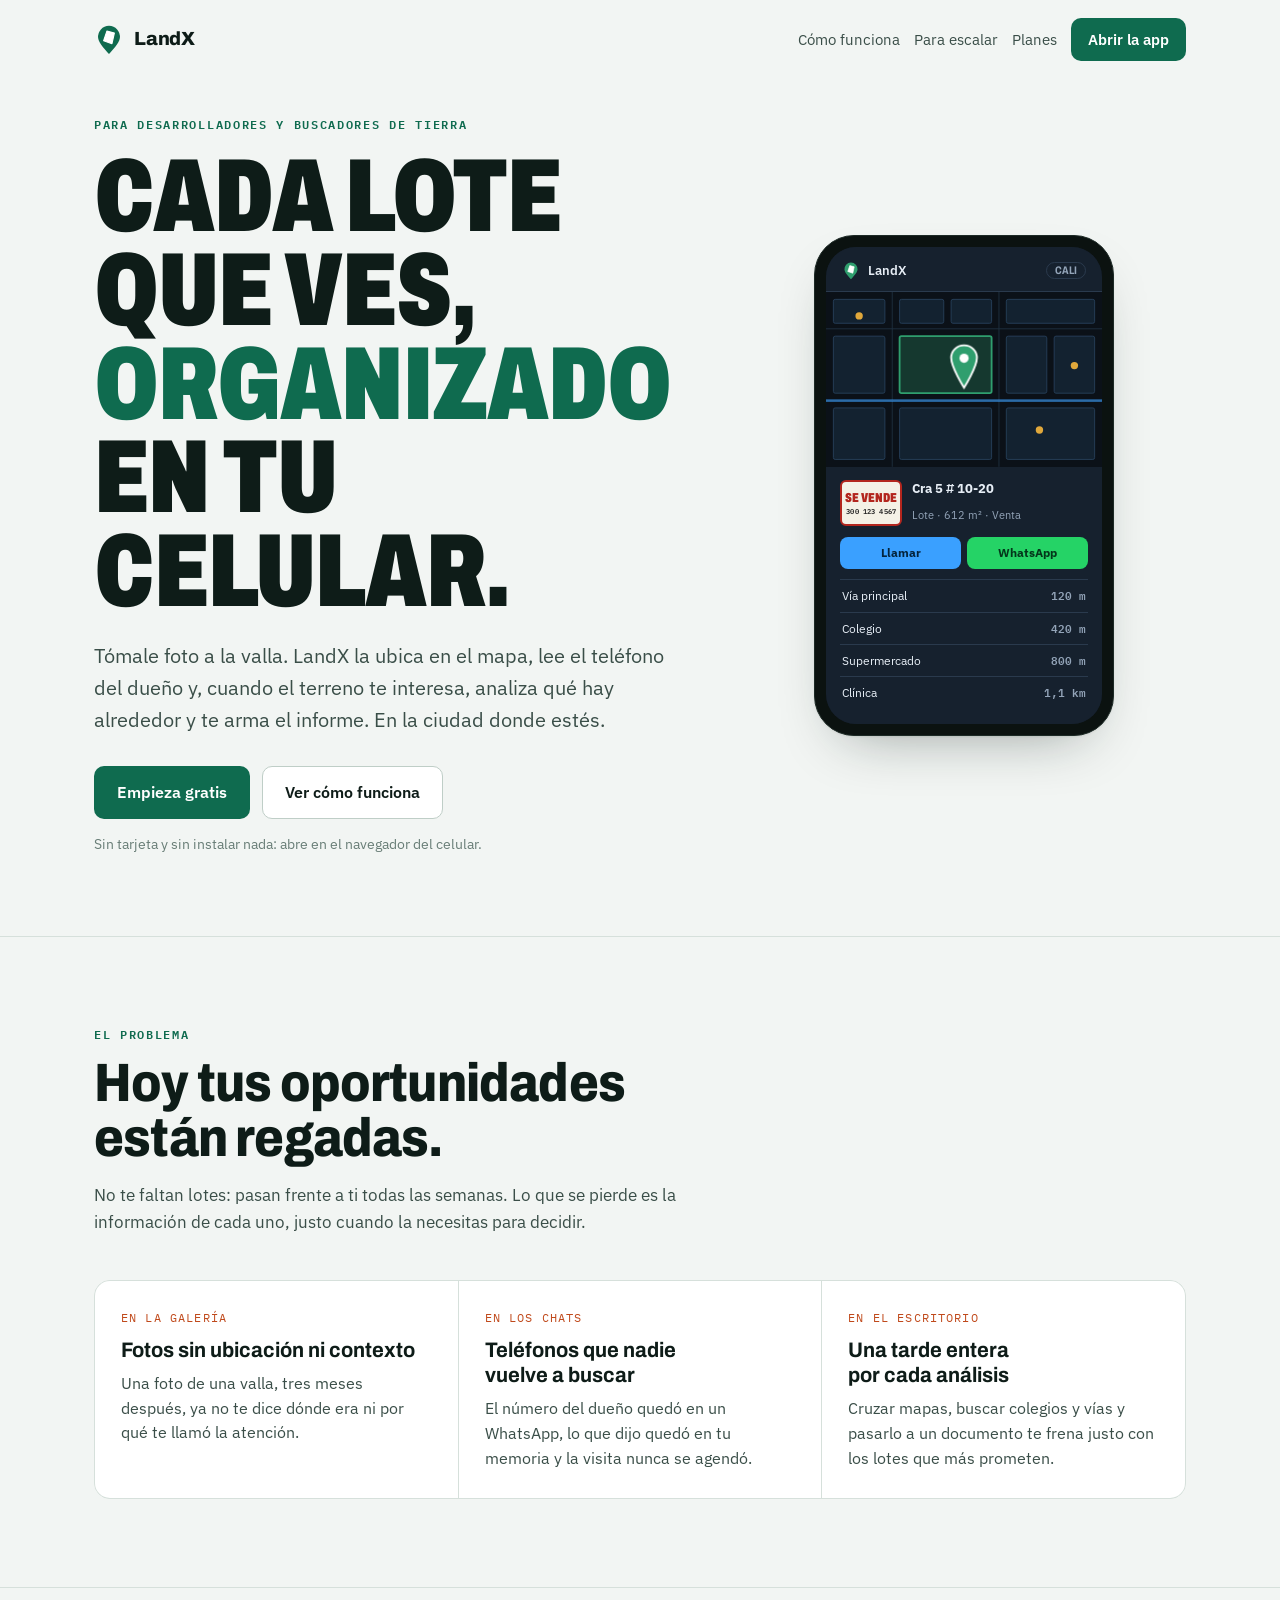
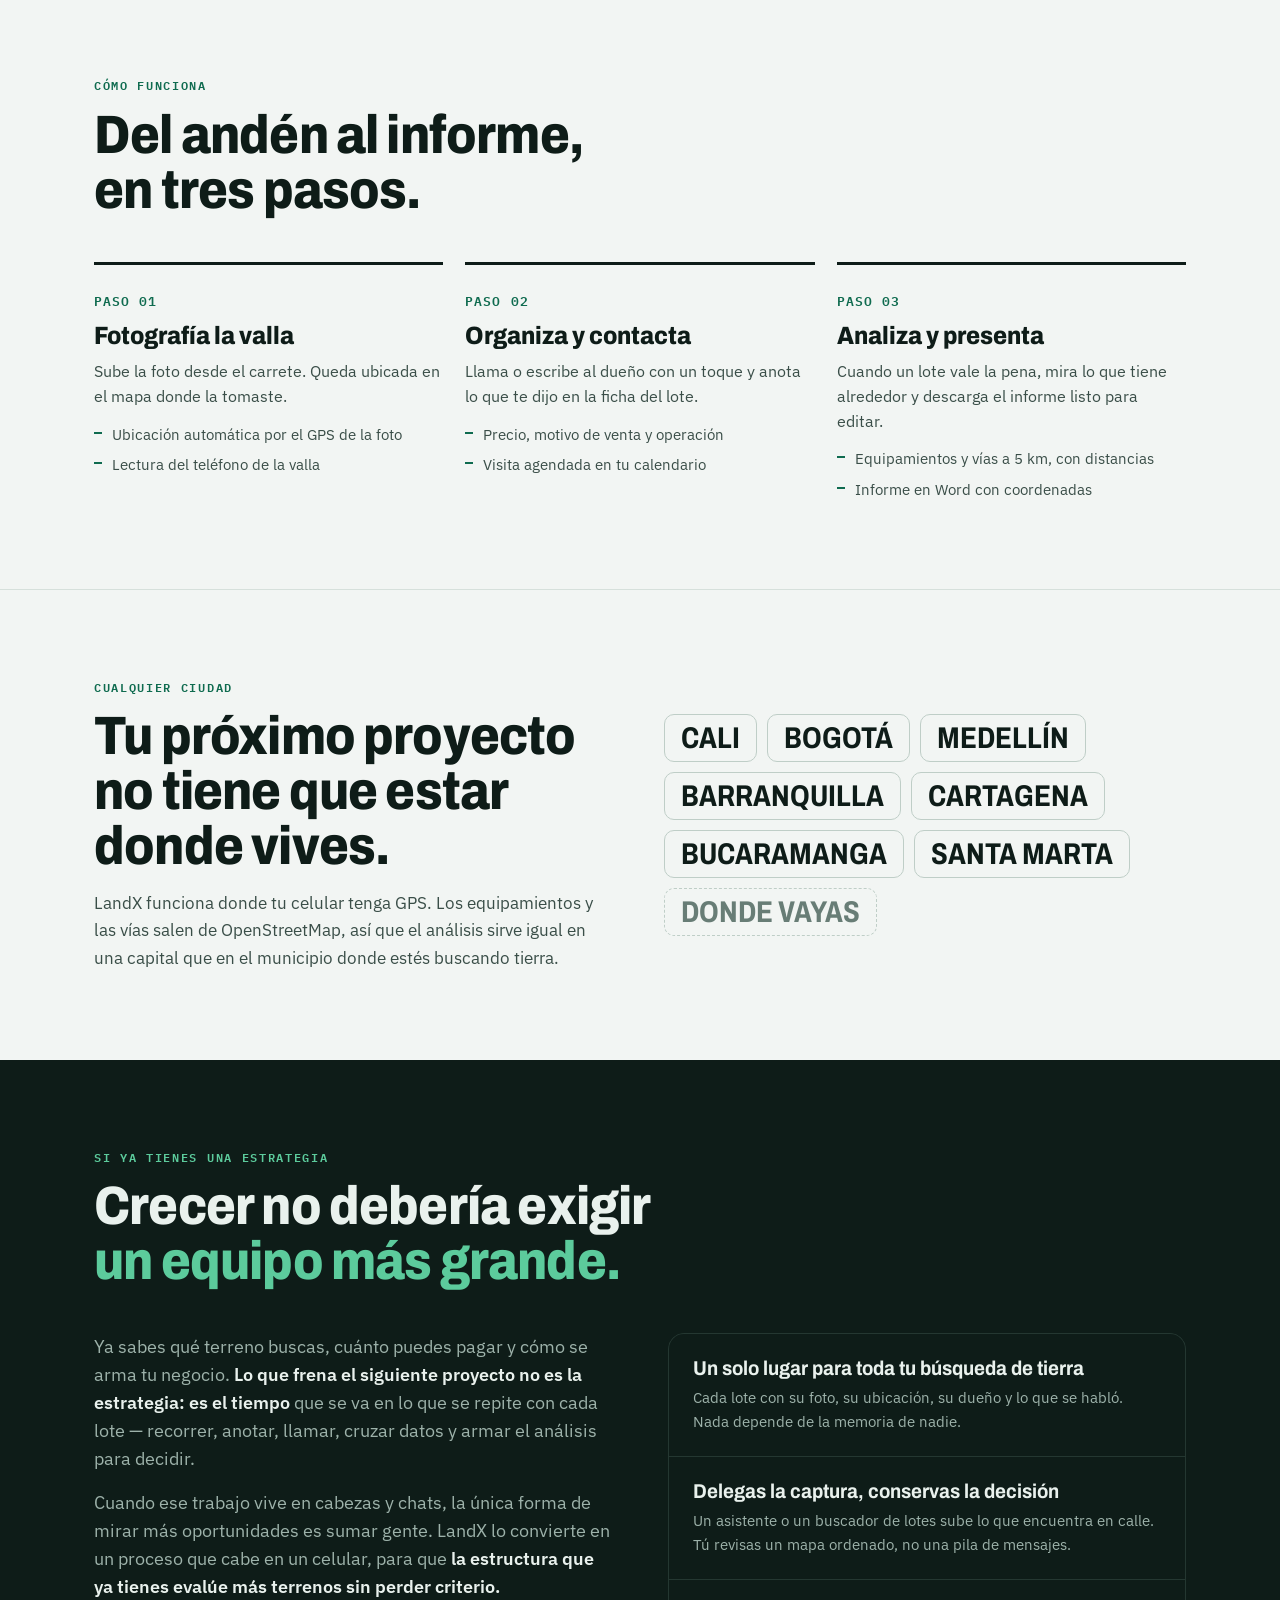
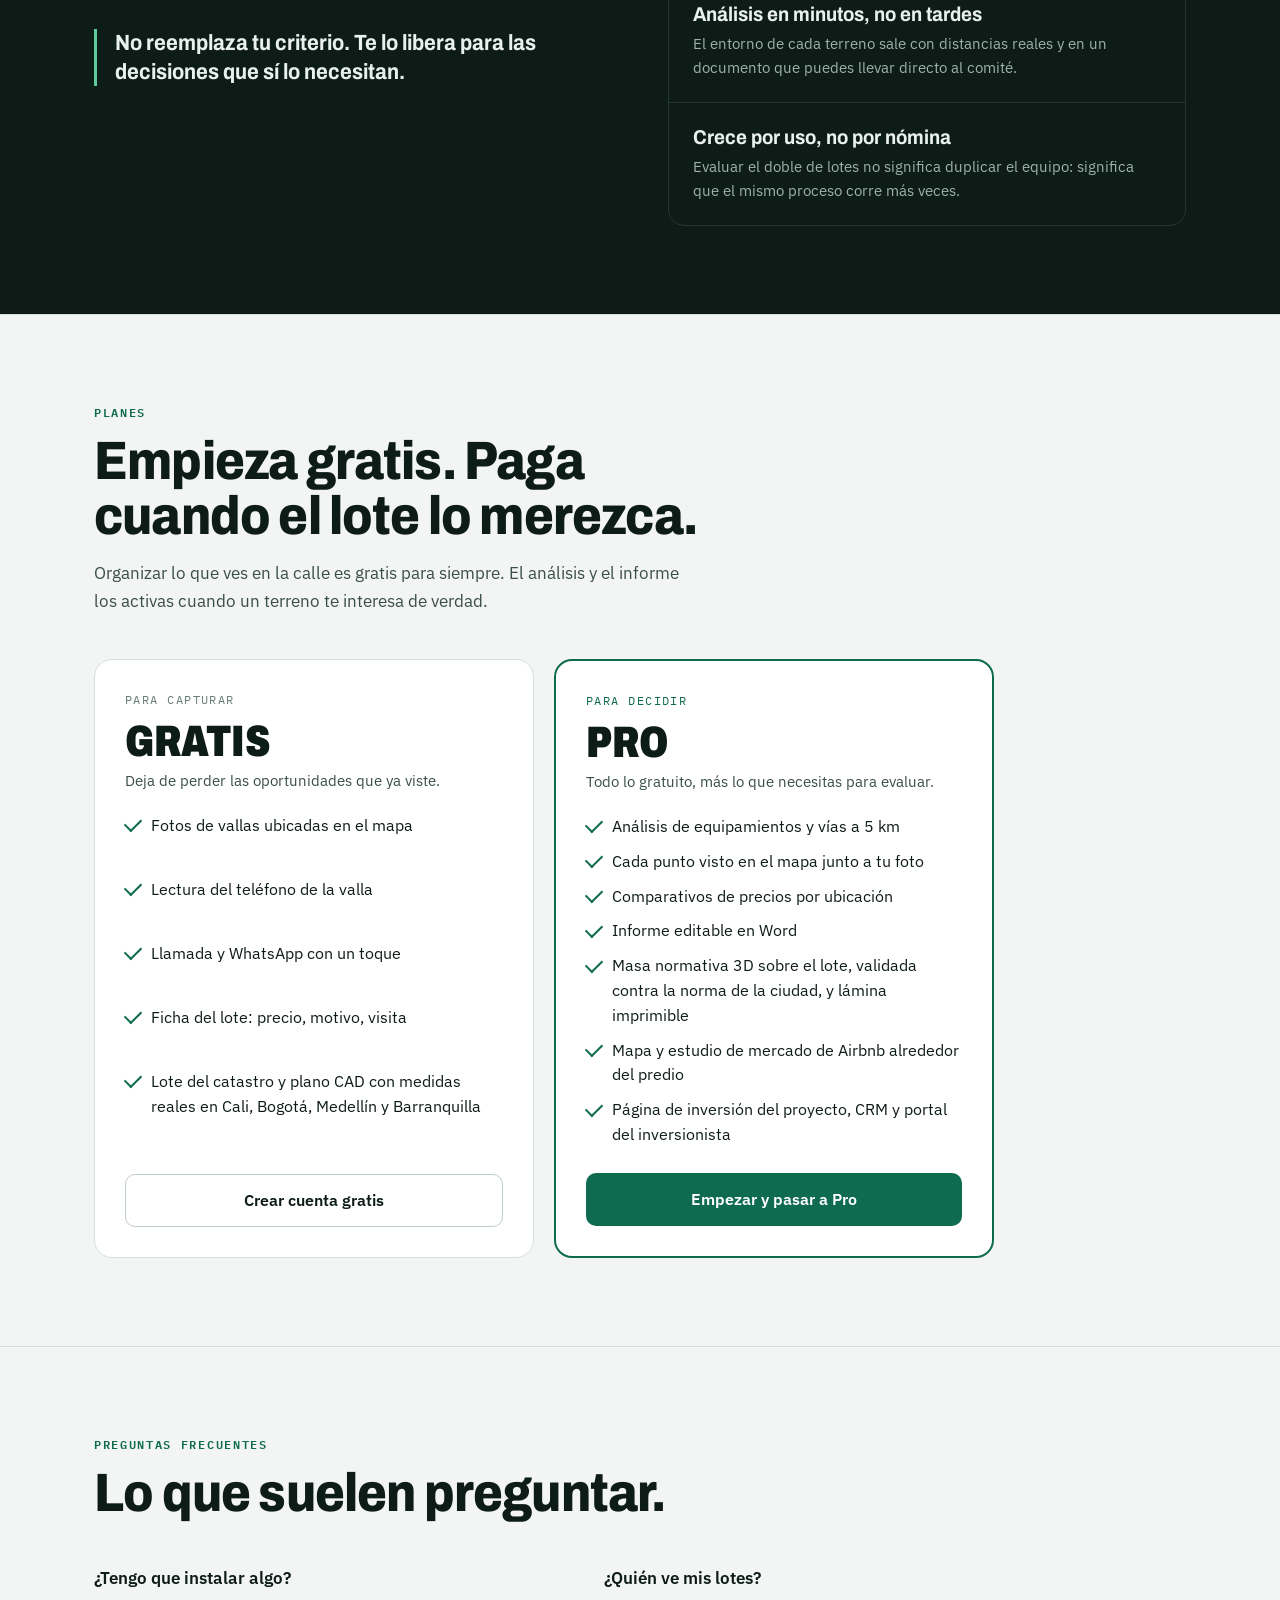
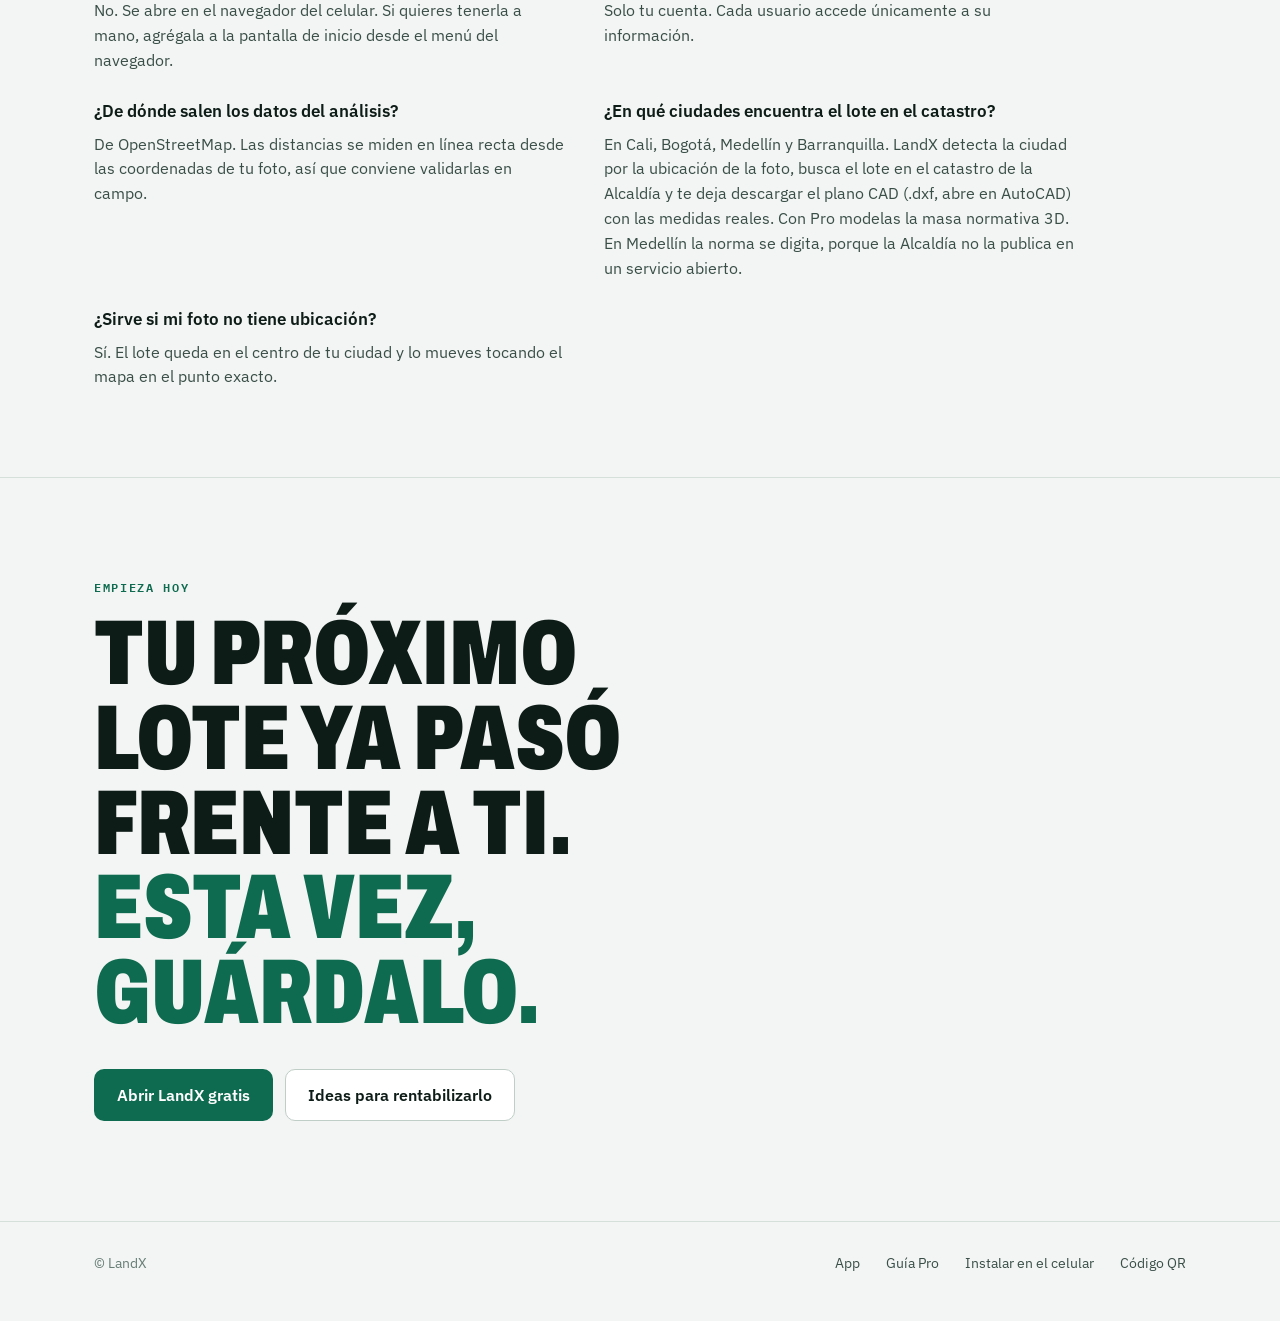
<file: landing.html>
<!DOCTYPE html>
<html lang="es"><head><meta charset="UTF-8">
<title>LandX</title>
<meta http-equiv="refresh" content="0; url=./">
<link rel="canonical" href="https://landx.lifecity.com.co/">
</head><body><p><a href="./">Ir a LandX</a></p></body></html>
</file>
